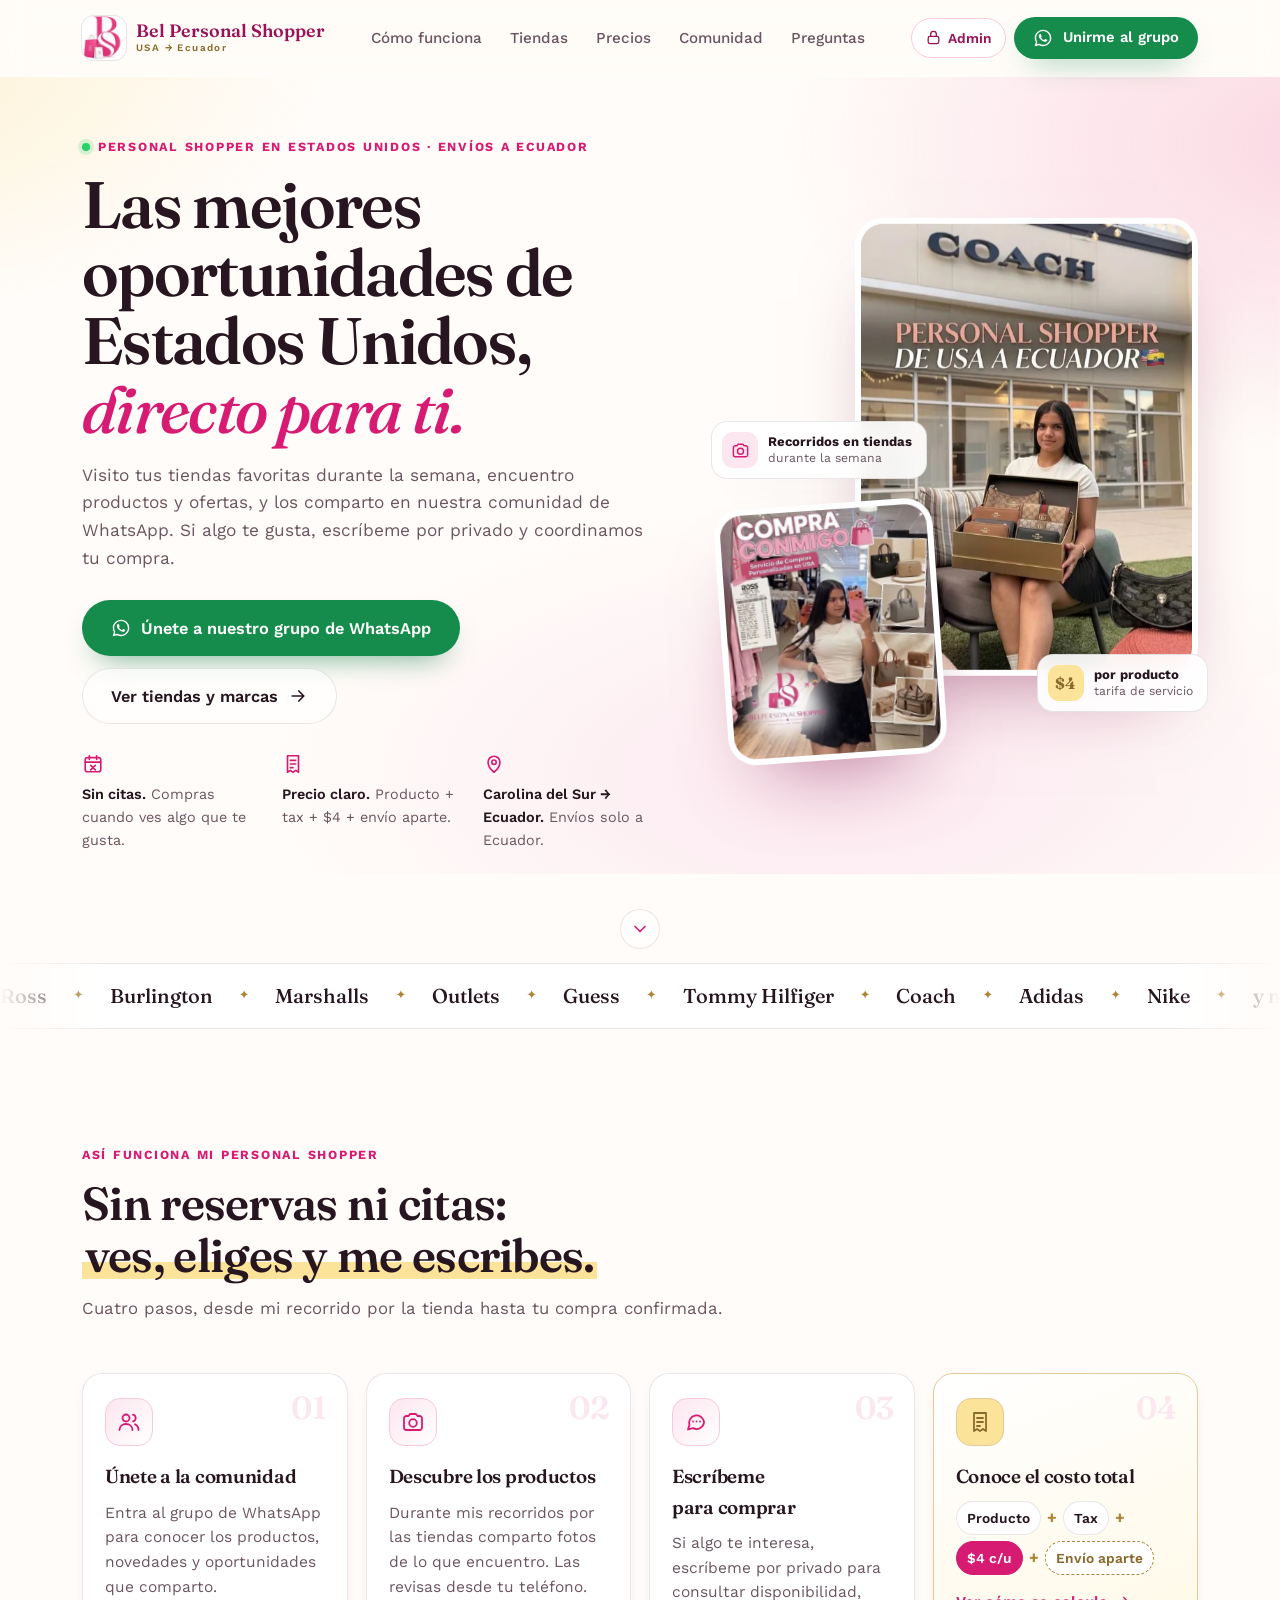
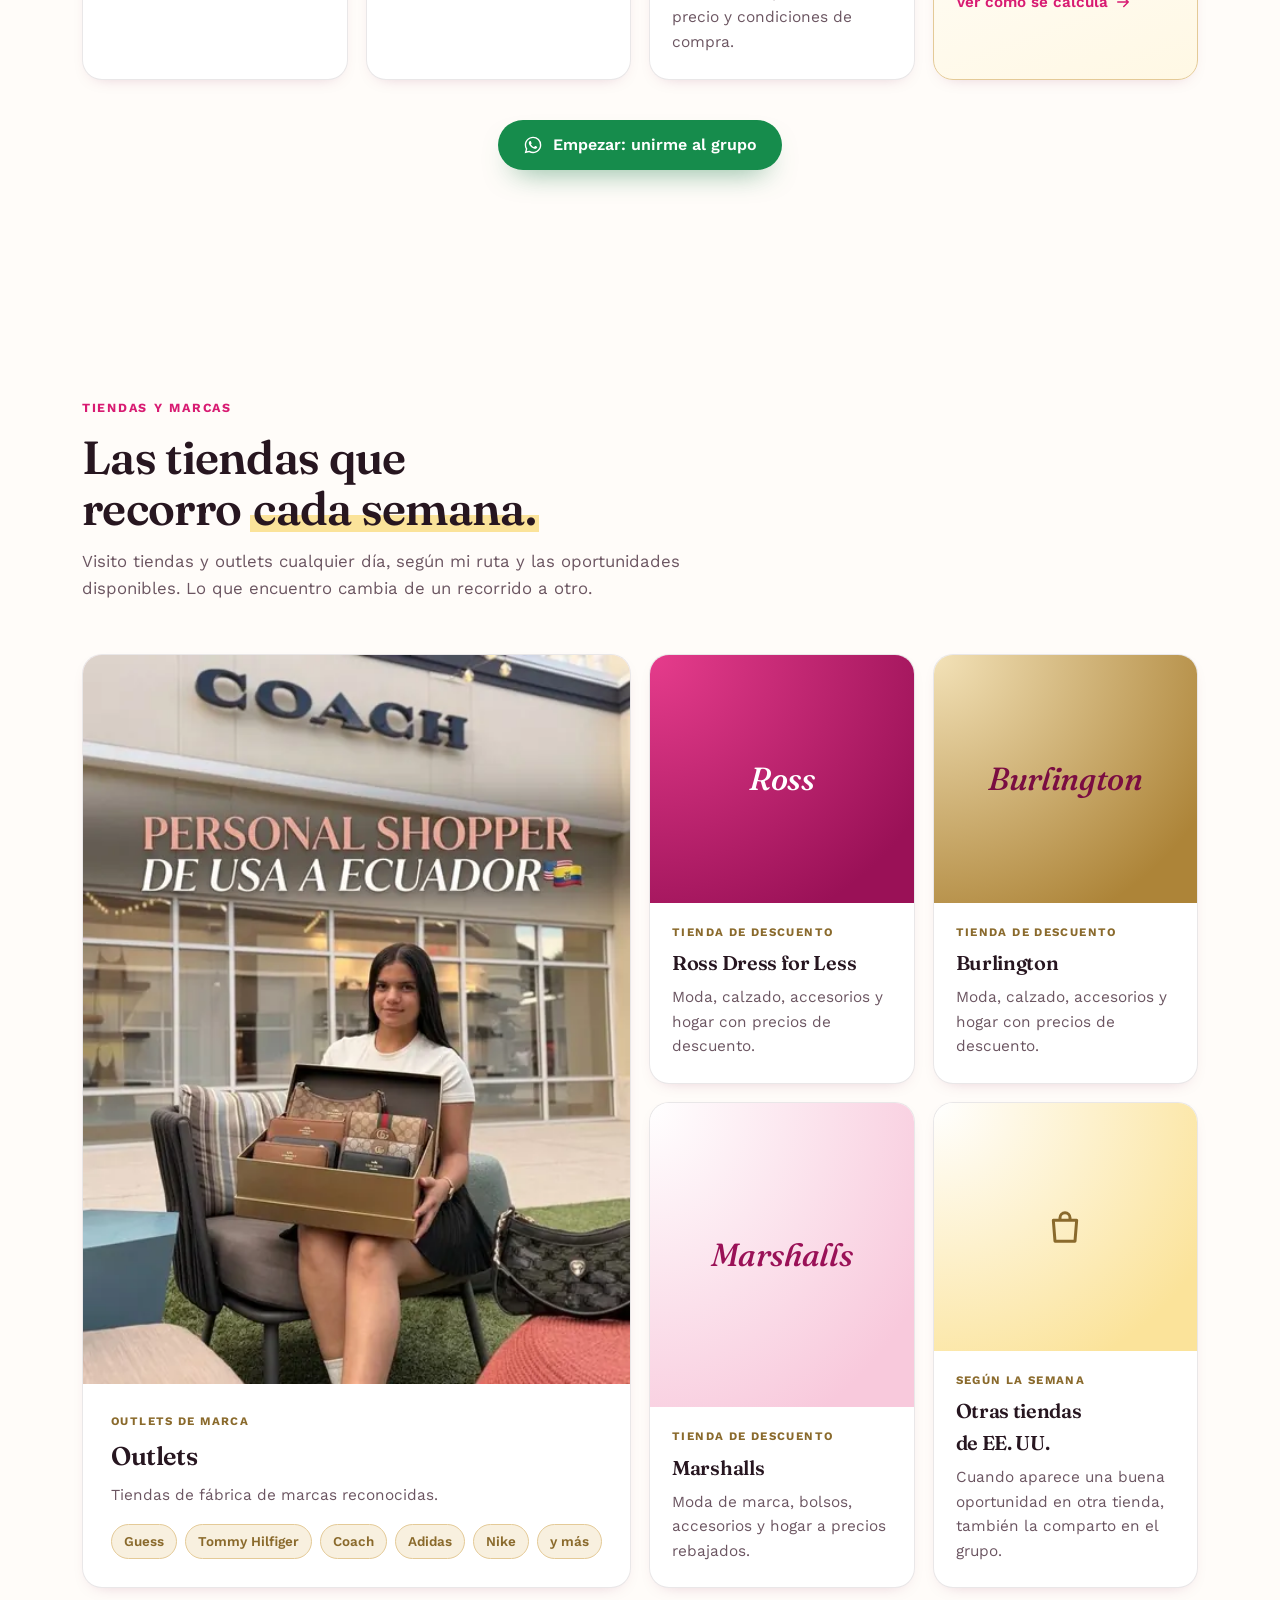
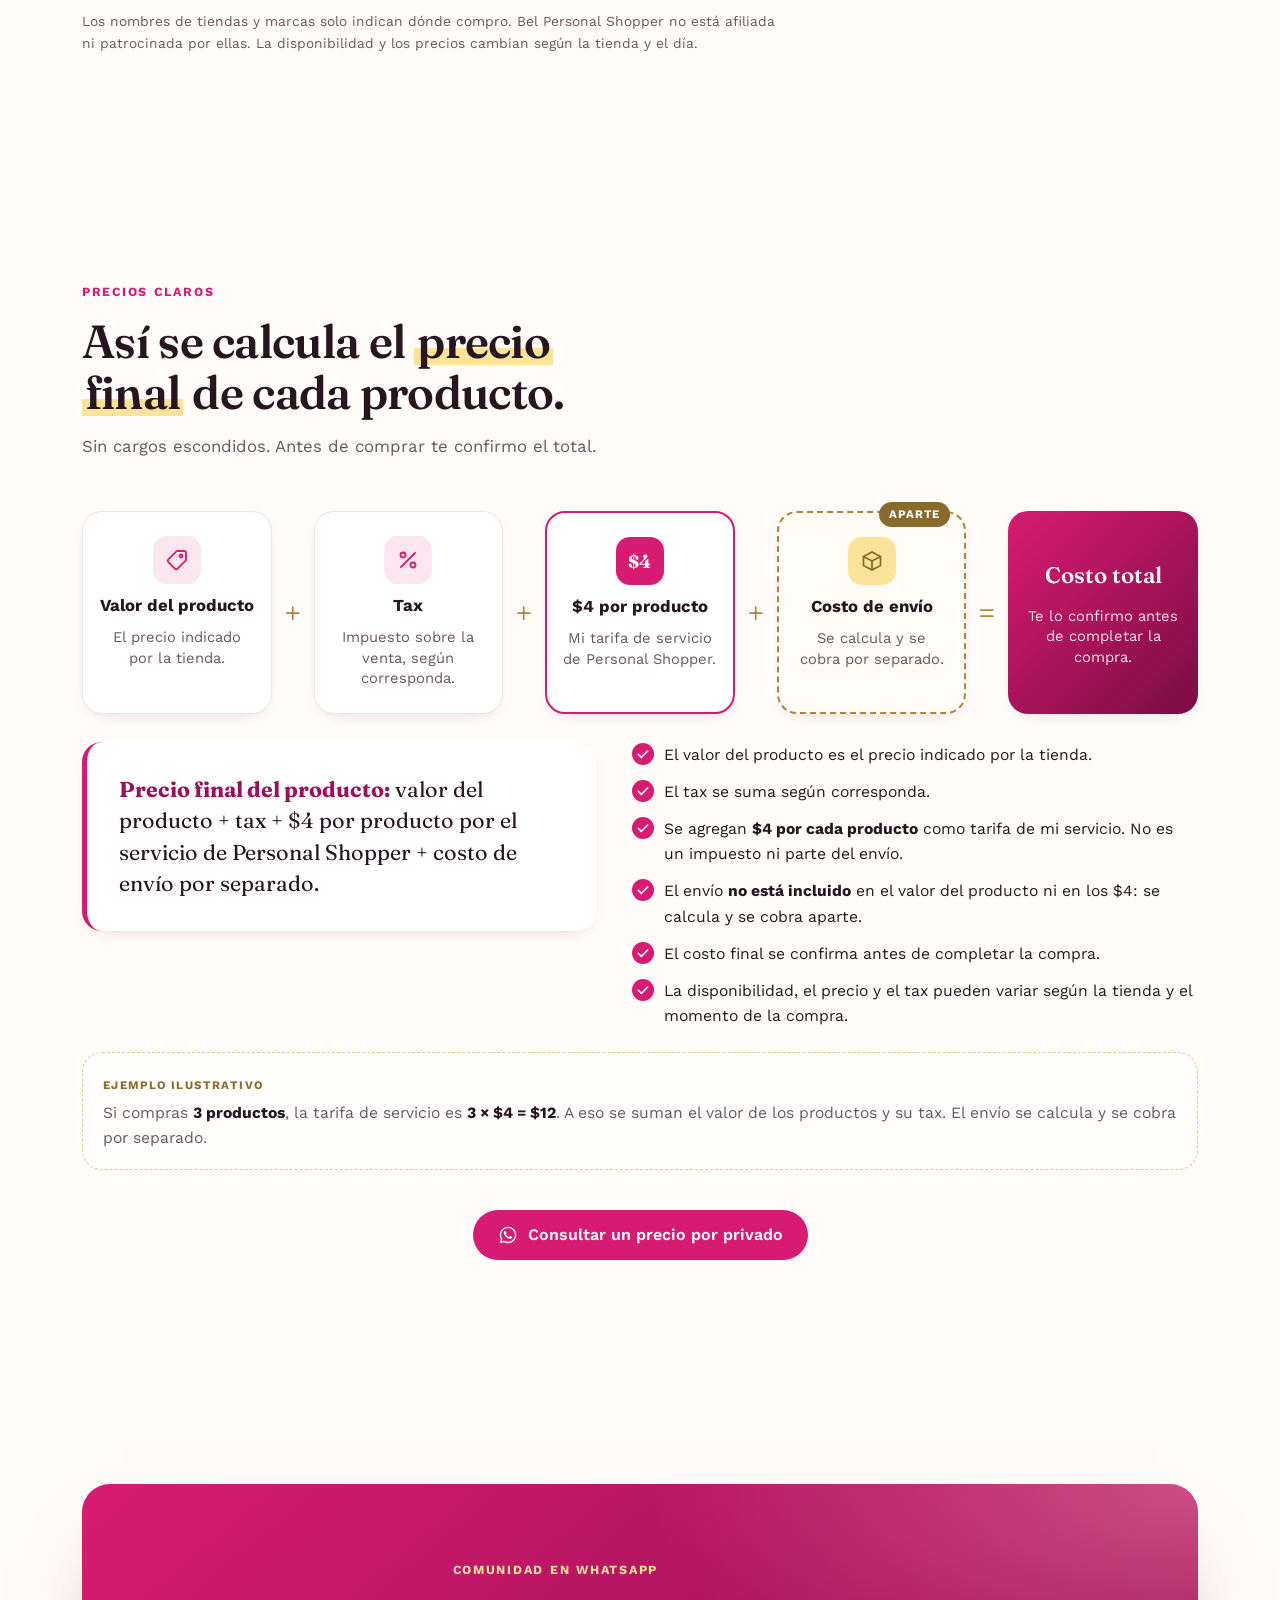
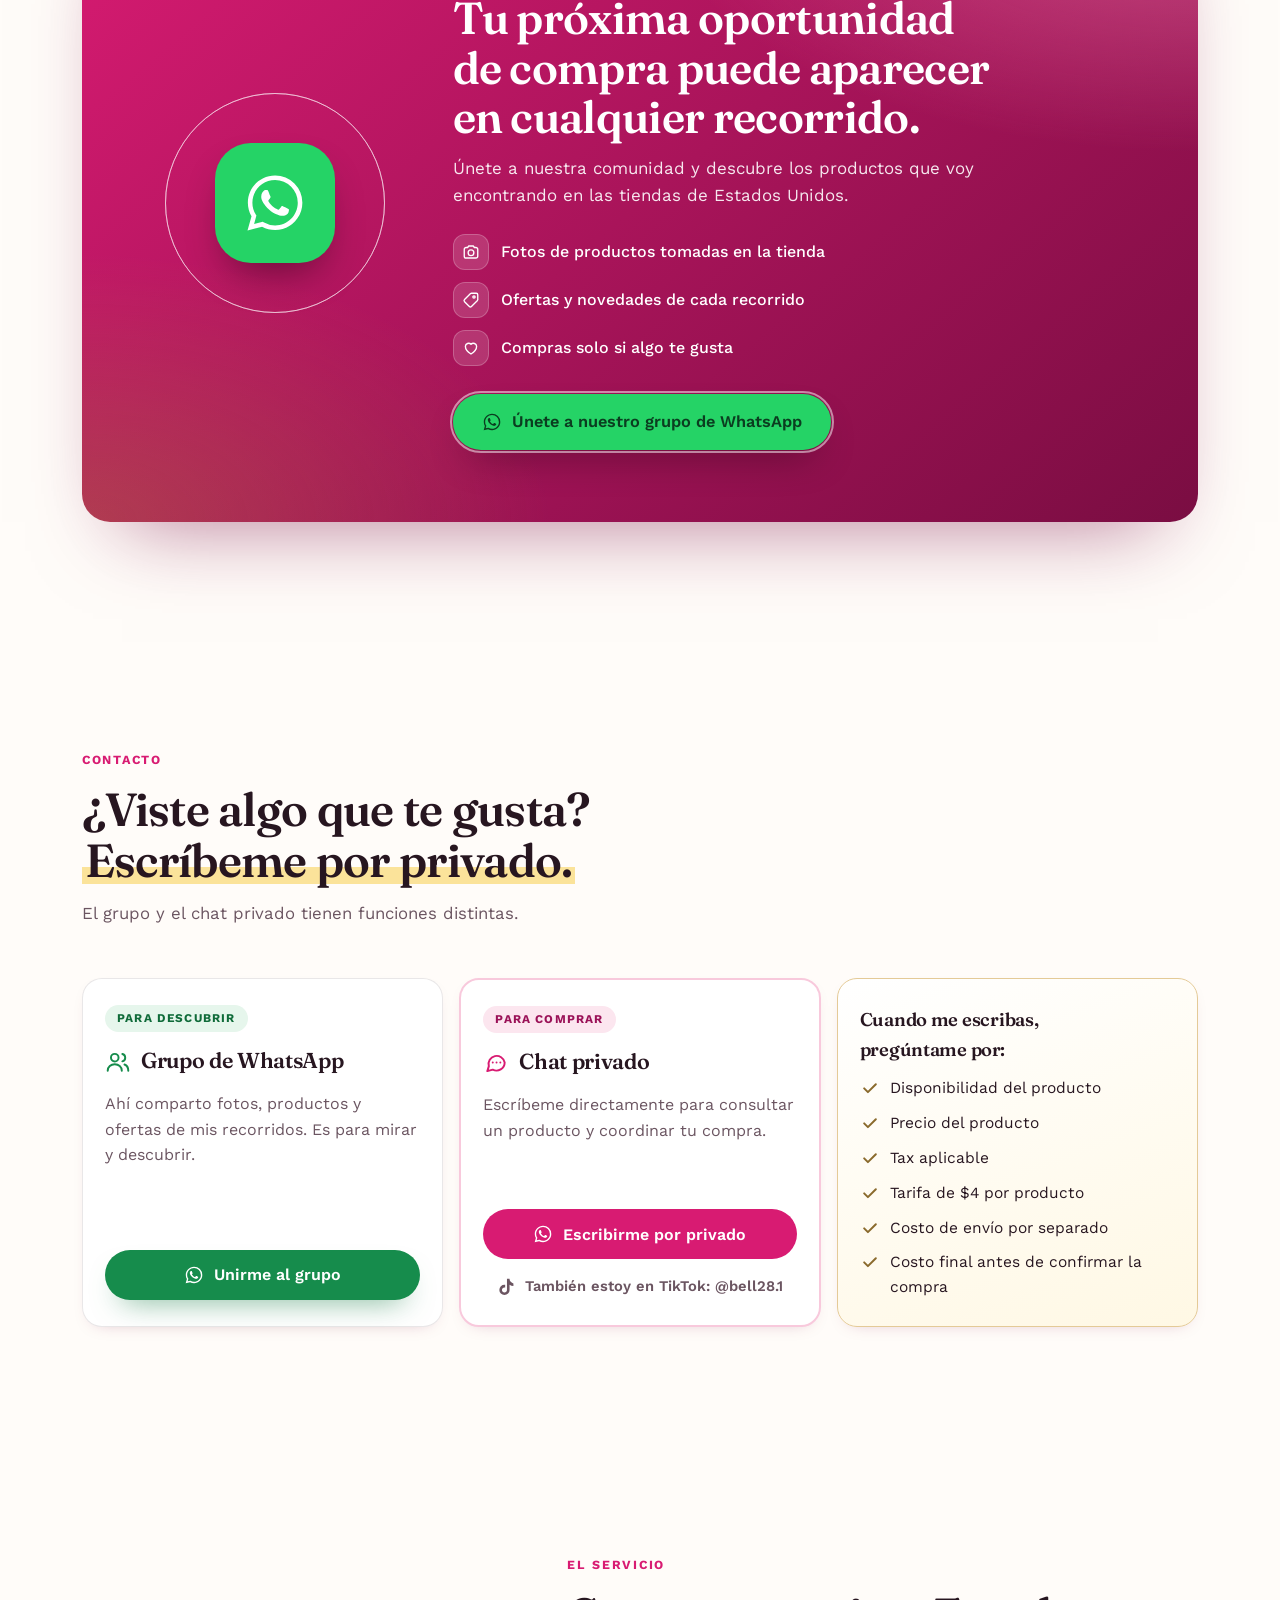
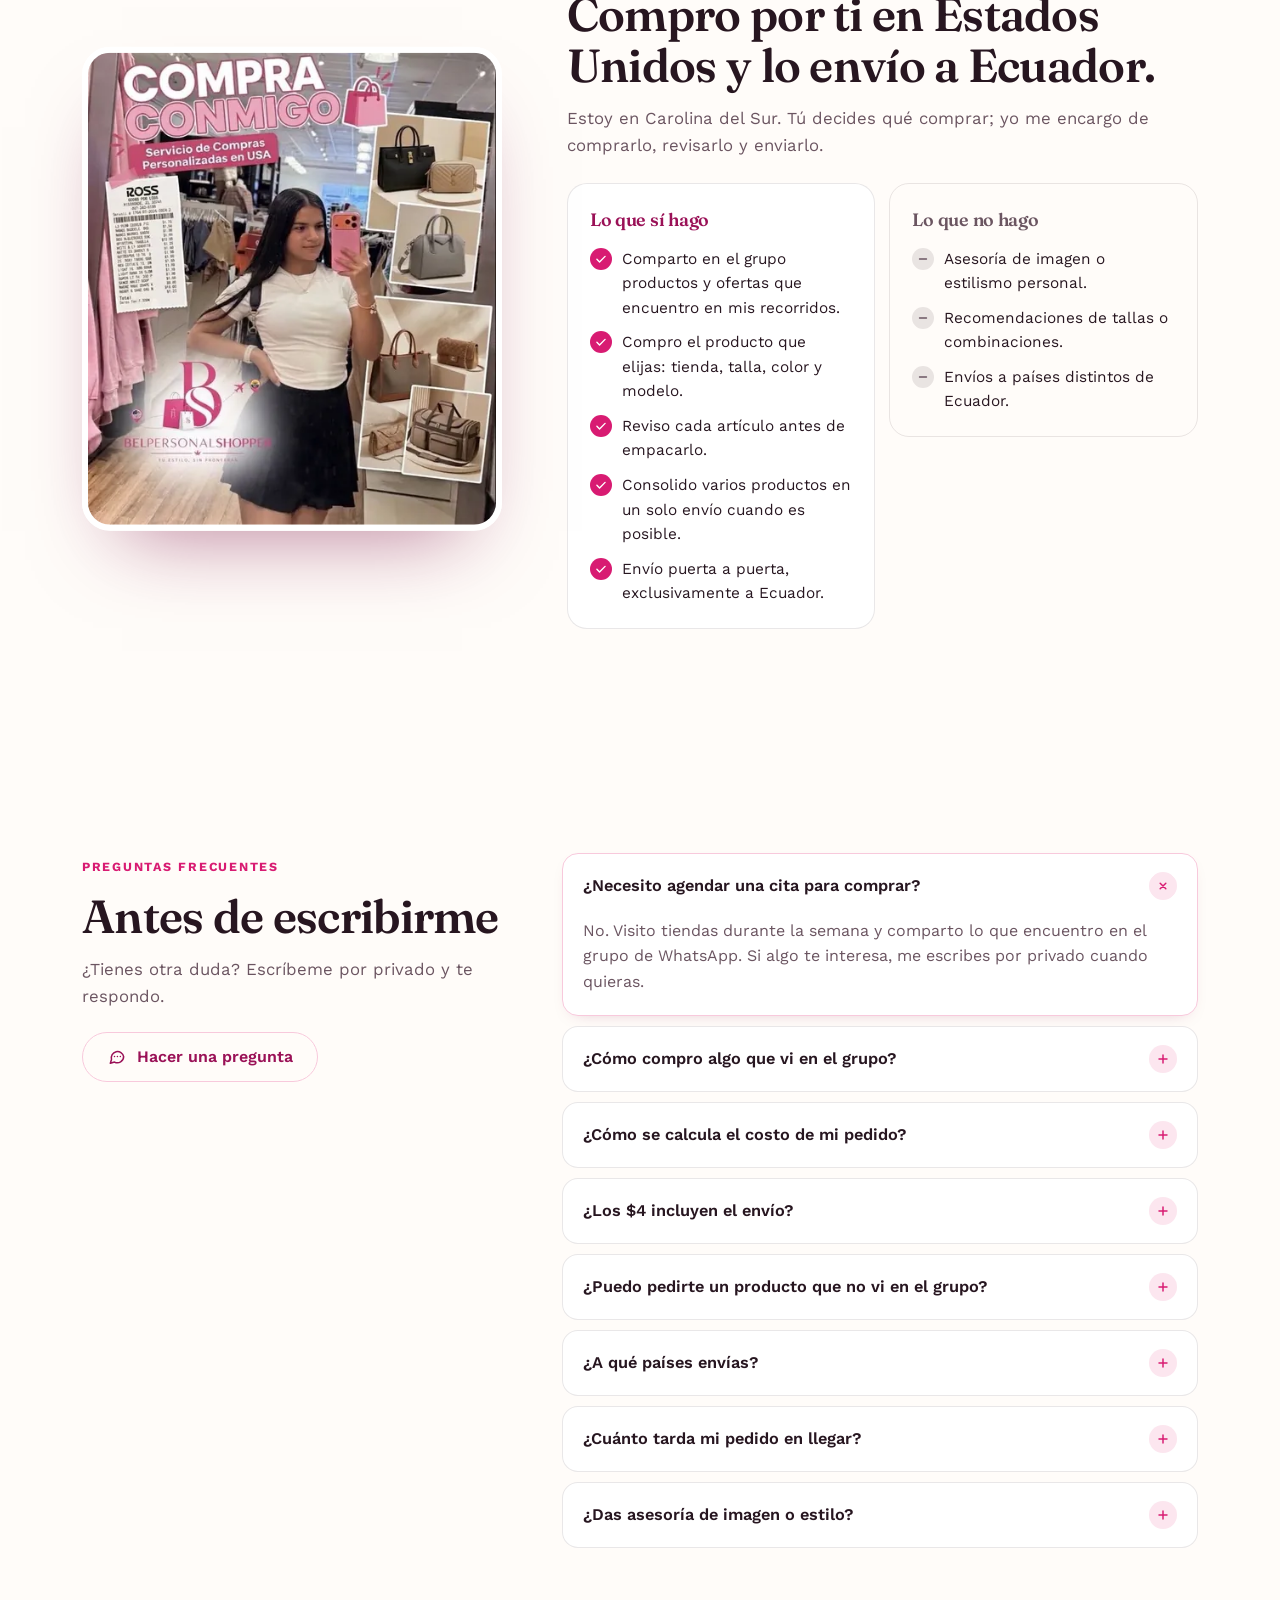
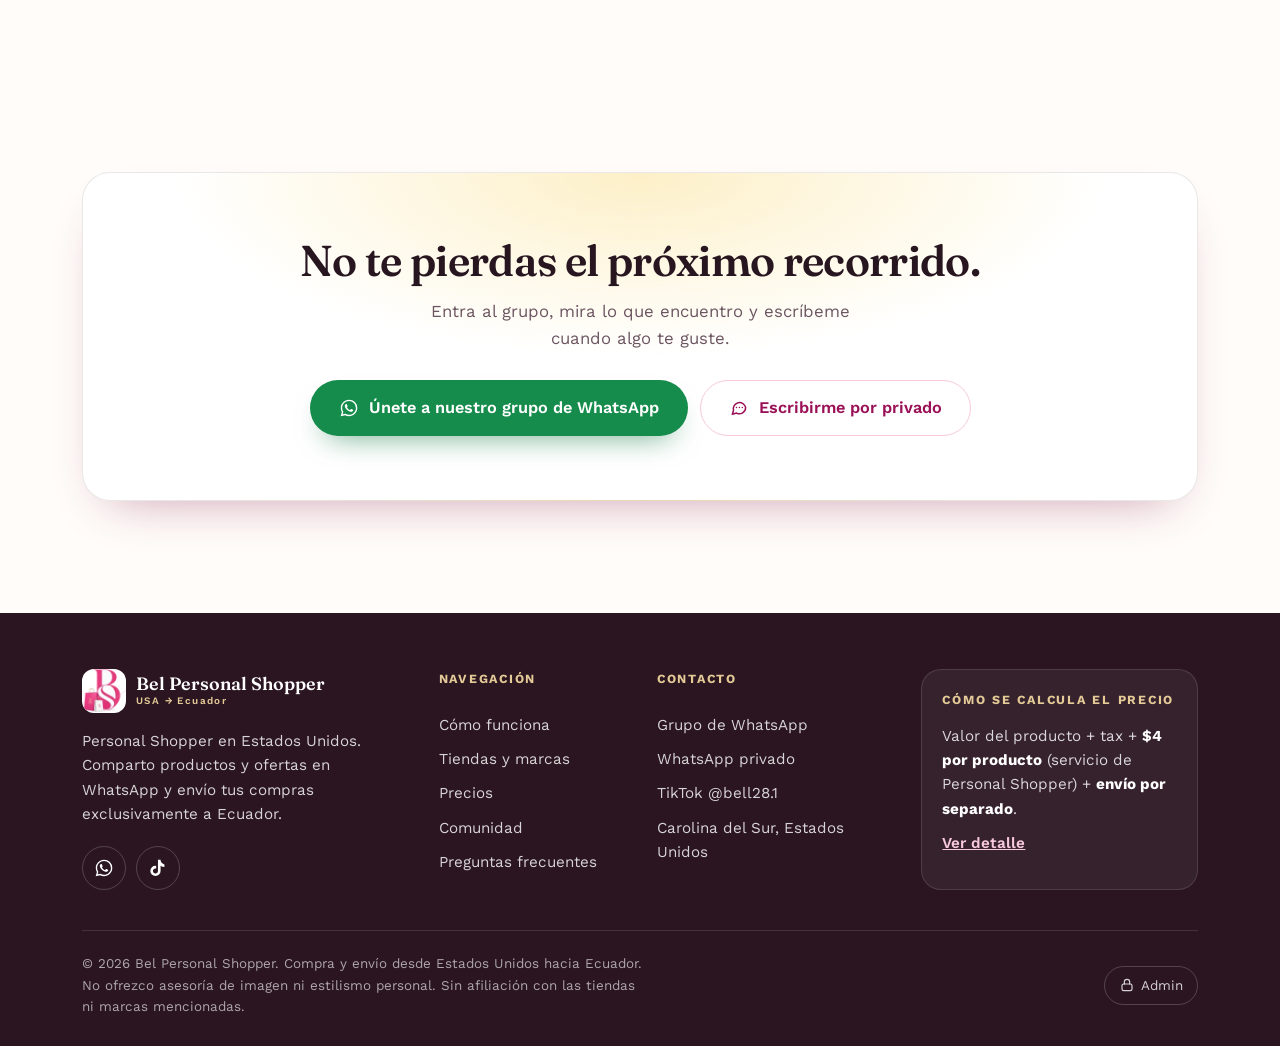
<file: index.html>
<!DOCTYPE html>
<html lang="es">
<head>
<meta charset="UTF-8">
<meta name="viewport" content="width=device-width, initial-scale=1.0, viewport-fit=cover">
<title>Bel Personal Shopper · Compras en Estados Unidos con envío a Ecuador</title>
<meta name="description" content="Visito Ross, Burlington, Marshalls y outlets en Estados Unidos, comparto productos y ofertas en mi grupo de WhatsApp y te envío tu compra a Ecuador. Precio claro: producto + tax + $4 por producto + envío aparte.">
<link rel="canonical" href="https://belpersonalshopper.com/">
<meta name="theme-color" content="#FFFCF9">
<meta name="color-scheme" content="light">

<meta property="og:type" content="website">
<meta property="og:locale" content="es_EC">
<meta property="og:site_name" content="Bel Personal Shopper">
<meta property="og:url" content="https://belpersonalshopper.com/">
<meta property="og:title" content="Bel Personal Shopper · Las mejores oportunidades de Estados Unidos, directo para ti">
<meta property="og:description" content="Comparto en WhatsApp los productos y ofertas que encuentro en tiendas de Estados Unidos. Si algo te gusta, me escribes por privado y coordinamos tu compra con envío a Ecuador.">
<meta property="og:image" content="https://belpersonalshopper.com/assets/landing/bel-outlet-coach-760.jpg">
<meta name="twitter:card" content="summary_large_image">

<link rel="icon" type="image/png" href="assets/icono-bel-64.png">
<link rel="apple-touch-icon" href="assets/icono-bel-180.png">

<link rel="preconnect" href="https://fonts.googleapis.com">
<link rel="preconnect" href="https://fonts.gstatic.com" crossorigin>
<link href="https://fonts.googleapis.com/css2?family=Fraunces:ital,opsz,wght@0,9..144,500;0,9..144,600;1,9..144,500&family=Work+Sans:wght@400;500;600;700&display=swap" rel="stylesheet">
<link rel="preload" as="image" href="assets/landing/bel-outlet-coach-480.webp" imagesrcset="assets/landing/bel-outlet-coach-480.webp 480w, assets/landing/bel-outlet-coach-760.webp 760w" imagesizes="(min-width: 960px) 380px, 70vw" type="image/webp">
<link rel="stylesheet" href="assets/landing/landing.css">
<script>document.documentElement.className += ' js';</script>
<script type="application/ld+json">
{
  "@context": "https://schema.org",
  "@type": "Organization",
  "name": "Bel Personal Shopper",
  "url": "https://belpersonalshopper.com/",
  "logo": "https://belpersonalshopper.com/assets/logo-bel.png",
  "description": "Personal Shopper en Estados Unidos con envíos exclusivos a Ecuador.",
  "areaServed": "EC",
  "sameAs": ["https://www.tiktok.com/@bell28.1"]
}
</script>
</head>
<body>

<!-- Iconos reutilizables -->
<svg width="0" height="0" style="position:absolute" aria-hidden="true" focusable="false">
  <symbol id="i-wa" viewBox="0 0 24 24"><path fill="currentColor" d="M12.04 2C6.57 2 2.13 6.43 2.13 11.9c0 1.75.46 3.45 1.33 4.95L2 22l5.29-1.39a9.9 9.9 0 0 0 4.75 1.21h.01c5.46 0 9.9-4.43 9.9-9.9A9.9 9.9 0 0 0 12.04 2Zm0 18.15h-.01a8.2 8.2 0 0 1-4.19-1.15l-.3-.18-3.14.82.84-3.06-.2-.31a8.2 8.2 0 0 1-1.26-4.37c0-4.54 3.7-8.24 8.26-8.24a8.24 8.24 0 0 1 8.24 8.25c0 4.55-3.7 8.24-8.24 8.24Zm4.52-6.17c-.25-.12-1.47-.72-1.69-.81-.23-.08-.39-.12-.56.13-.16.25-.64.81-.79.97-.14.17-.29.19-.54.06-.25-.12-1.05-.39-1.99-1.23-.74-.66-1.23-1.47-1.38-1.72-.14-.25-.01-.38.11-.51.11-.11.25-.29.37-.43.13-.15.17-.25.25-.42.08-.16.04-.31-.02-.43-.06-.13-.56-1.35-.76-1.85-.2-.48-.41-.42-.56-.43h-.48a.92.92 0 0 0-.66.31c-.23.25-.87.85-.87 2.07 0 1.22.89 2.4 1.01 2.56.13.17 1.75 2.67 4.24 3.74.59.26 1.05.41 1.41.52.6.19 1.14.16 1.56.1.48-.07 1.47-.6 1.68-1.18.21-.58.21-1.08.14-1.18-.06-.11-.22-.17-.47-.29Z"/></symbol>
  <symbol id="i-tiktok" viewBox="0 0 24 24"><path fill="currentColor" d="M16.6 5.82c-1-1-1.55-2.32-1.55-3.7h-3.1v13.44c0 1.66-1.35 3-3 3s-3-1.34-3-3 1.35-3 3-3c.3 0 .59.05.87.13V9.4a6.13 6.13 0 0 0-.87-.06 6.13 6.13 0 1 0 6.13 6.13V9.28a7.9 7.9 0 0 0 4.62 1.48V7.65a4.85 4.85 0 0 1-3.1-1.83z"/></symbol>
  <symbol id="i-lock" viewBox="0 0 24 24"><g fill="none" stroke="currentColor" stroke-width="1.8" stroke-linecap="round" stroke-linejoin="round"><rect x="4.5" y="10.5" width="15" height="10" rx="2.5"/><path d="M8 10.5V7.5a4 4 0 0 1 8 0v3"/></g></symbol>
  <symbol id="i-arrow" viewBox="0 0 24 24"><path fill="none" stroke="currentColor" stroke-width="2" stroke-linecap="round" stroke-linejoin="round" d="M5 12h14M13 6l6 6-6 6"/></symbol>
  <symbol id="i-down" viewBox="0 0 24 24"><path fill="none" stroke="currentColor" stroke-width="2" stroke-linecap="round" stroke-linejoin="round" d="M6 9l6 6 6-6"/></symbol>
  <symbol id="i-check" viewBox="0 0 24 24"><path fill="none" stroke="currentColor" stroke-width="2.4" stroke-linecap="round" stroke-linejoin="round" d="M5 12.5l4.5 4.5L19 7.5"/></symbol>
  <symbol id="i-minus" viewBox="0 0 24 24"><path fill="none" stroke="currentColor" stroke-width="2.4" stroke-linecap="round" d="M6 12h12"/></symbol>
  <symbol id="i-users" viewBox="0 0 24 24"><g fill="none" stroke="currentColor" stroke-width="1.8" stroke-linecap="round" stroke-linejoin="round"><circle cx="9" cy="8" r="3.5"/><path d="M2.5 20c0-3.6 2.9-6 6.5-6s6.5 2.4 6.5 6"/><path d="M16 4.6a3.5 3.5 0 0 1 0 6.8M18 14.3c2.1.8 3.5 2.9 3.5 5.7"/></g></symbol>
  <symbol id="i-camera" viewBox="0 0 24 24"><g fill="none" stroke="currentColor" stroke-width="1.8" stroke-linecap="round" stroke-linejoin="round"><path d="M3 8.5A2.5 2.5 0 0 1 5.5 6h2l1.5-2h6l1.5 2h2A2.5 2.5 0 0 1 21 8.5v9a2.5 2.5 0 0 1-2.5 2.5h-13A2.5 2.5 0 0 1 3 17.5Z"/><circle cx="12" cy="13" r="3.8"/></g></symbol>
  <symbol id="i-chat" viewBox="0 0 24 24"><g fill="none" stroke="currentColor" stroke-width="1.8" stroke-linecap="round" stroke-linejoin="round"><path d="M20 11.5a7.5 7.5 0 0 1-11 6.6L4 19.5l1.4-4.6A7.5 7.5 0 1 1 20 11.5Z"/><path d="M9 11.5h.01M12.5 11.5h.01M16 11.5h.01"/></g></symbol>
  <symbol id="i-receipt" viewBox="0 0 24 24"><g fill="none" stroke="currentColor" stroke-width="1.8" stroke-linecap="round" stroke-linejoin="round"><path d="M6 3h12v18l-3-2-3 2-3-2-3 2Z"/><path d="M9 8h6M9 12h6M9 16h3"/></g></symbol>
  <symbol id="i-tag" viewBox="0 0 24 24"><g fill="none" stroke="currentColor" stroke-width="1.8" stroke-linecap="round" stroke-linejoin="round"><path d="M20.6 12.6l-8 8a2 2 0 0 1-2.8 0l-6.4-6.4a2 2 0 0 1 0-2.8l8-8A2 2 0 0 1 12.8 3H19a2 2 0 0 1 2 2v6.2a2 2 0 0 1-.4 1.4Z"/><circle cx="16" cy="8" r="1.5"/></g></symbol>
  <symbol id="i-percent" viewBox="0 0 24 24"><g fill="none" stroke="currentColor" stroke-width="1.8" stroke-linecap="round"><path d="M19 5L5 19"/><circle cx="7" cy="7" r="2.5"/><circle cx="17" cy="17" r="2.5"/></g></symbol>
  <symbol id="i-heart" viewBox="0 0 24 24"><path fill="none" stroke="currentColor" stroke-width="1.8" stroke-linejoin="round" d="M12 20s-7.5-4.4-7.5-10.2A4.3 4.3 0 0 1 12 7.2a4.3 4.3 0 0 1 7.5 2.6C19.5 15.6 12 20 12 20Z"/></symbol>
  <symbol id="i-box" viewBox="0 0 24 24"><g fill="none" stroke="currentColor" stroke-width="1.8" stroke-linejoin="round"><path d="M3.5 7.5L12 3l8.5 4.5v9L12 21l-8.5-4.5Z"/><path d="M3.5 7.5L12 12l8.5-4.5M12 12v9"/></g></symbol>
  <symbol id="i-bag" viewBox="0 0 24 24"><g fill="none" stroke="currentColor" stroke-width="1.8" stroke-linejoin="round"><path d="M5 8h14l-1 12.5H6Z"/><path d="M9 8V6.5a3 3 0 0 1 6 0V8"/></g></symbol>
  <symbol id="i-pin" viewBox="0 0 24 24"><g fill="none" stroke="currentColor" stroke-width="1.8" stroke-linejoin="round"><path d="M12 21s-6.5-5.6-6.5-11a6.5 6.5 0 0 1 13 0c0 5.4-6.5 11-6.5 11Z"/><circle cx="12" cy="10" r="2.4"/></g></symbol>
  <symbol id="i-calendar-off" viewBox="0 0 24 24"><g fill="none" stroke="currentColor" stroke-width="1.8" stroke-linecap="round" stroke-linejoin="round"><rect x="3.5" y="5" width="17" height="15.5" rx="2.5"/><path d="M3.5 10h17M8 3v4M16 3v4M9.5 13.5l5 5M14.5 13.5l-5 5"/></g></symbol>
</svg>

<a class="skip" href="#contenido">Saltar al contenido</a>
<div class="progress" id="progress" aria-hidden="true"></div>

<header class="site-header" id="header">
  <div class="wrap header-in">
    <a class="brand" href="#inicio" aria-label="Bel Personal Shopper, ir al inicio">
      <picture>
        <source srcset="assets/landing/logo-bel-96.webp" type="image/webp">
        <img src="assets/logo-bel.png" width="44" height="44" alt="">
      </picture>
      <span class="brand-text">Bel Personal Shopper<small>USA <span aria-hidden="true">→</span><span class="sr-only">a</span> Ecuador</small></span>
    </a>

    <nav class="nav" id="nav" aria-label="Principal">
      <a href="#como-funciona" data-nav>Cómo funciona</a>
      <a href="#tiendas" data-nav>Tiendas</a>
      <a href="#precios" data-nav>Precios</a>
      <a href="#comunidad" data-nav>Comunidad</a>
      <a href="#preguntas" data-nav>Preguntas</a>
      <div class="nav-mobile-ctas">
        <a class="btn btn-wa btn-block" href="https://chat.whatsapp.com/CBB9019T57D7j52NtN0HKc?s=cl&amp;p=i&amp;ilr=4&amp;iam=0" target="_blank" rel="noopener" data-track="whatsapp_group" data-track-location="menu">
          <svg class="ic" aria-hidden="true"><use href="#i-wa"/></svg> Únete al grupo de WhatsApp
        </a>
        <a class="btn btn-outline btn-block" href="https://wa.me/message/KY6PGCOTTDJLI1" target="_blank" rel="noopener" data-track="whatsapp_private" data-track-location="menu">
          <svg class="ic" aria-hidden="true"><use href="#i-chat"/></svg> Escribirme por privado
        </a>
      </div>
    </nav>

    <div class="header-actions">
      <a class="btn-admin" href="admin/" data-track="admin" data-track-location="header" aria-label="Panel de administración">
        <svg class="ic" aria-hidden="true"><use href="#i-lock"/></svg><span>Admin</span>
      </a>
      <a class="btn btn-wa btn-sm header-cta" href="https://chat.whatsapp.com/CBB9019T57D7j52NtN0HKc?s=cl&amp;p=i&amp;ilr=4&amp;iam=0" target="_blank" rel="noopener" data-track="whatsapp_group" data-track-location="header">
        <svg class="ic" aria-hidden="true"><use href="#i-wa"/></svg> Unirme al grupo
      </a>
      <button class="burger" id="burger" type="button" aria-expanded="false" aria-controls="nav" aria-label="Abrir menú">
        <span></span><span></span><span></span>
      </button>
    </div>
  </div>
</header>

<div class="iab-bar" id="iab-bar" hidden>
  <p><strong>Estás dentro de <span id="iab-name">TikTok</span>.</strong> Para unirte al grupo, abre esta página en tu navegador: toca <b>⋯</b> y elige <b>“Abrir en el navegador”</b>.</p>
  <button type="button" class="iab-copy" data-copy="https://belpersonalshopper.com/">Copiar enlace de la página</button>
</div>

<main id="contenido">

  <!-- PORTADA -->
  <section class="hero" id="inicio" data-tone="cream">
    <div class="hero-glow" aria-hidden="true"></div>
    <div class="wrap hero-in">
      <div class="hero-copy">
        <p class="eyebrow hero-anim" style="--d:0"><span class="dot" aria-hidden="true"></span> Personal Shopper en Estados Unidos · Envíos a Ecuador</p>
        <h1 class="hero-anim" style="--d:1">Las mejores oportunidades de Estados Unidos, <em>directo para ti.</em></h1>
        <p class="lead hero-anim" style="--d:2">Visito tus tiendas favoritas durante la semana, encuentro productos y ofertas, y los comparto en nuestra comunidad de WhatsApp. Si algo te gusta, escríbeme por privado y coordinamos tu compra.</p>
        <div class="cta-row hero-anim" style="--d:3">
          <a class="btn btn-wa btn-lg" href="https://chat.whatsapp.com/CBB9019T57D7j52NtN0HKc?s=cl&amp;p=i&amp;ilr=4&amp;iam=0" target="_blank" rel="noopener" data-track="whatsapp_group" data-track-location="hero">
            <svg class="ic" aria-hidden="true"><use href="#i-wa"/></svg> Únete a nuestro grupo de WhatsApp
          </a>
          <a class="btn btn-ghost btn-lg" href="#tiendas" data-track="ver_tiendas" data-track-location="hero">
            Ver tiendas y marcas <svg class="ic" aria-hidden="true"><use href="#i-arrow"/></svg>
          </a>
        </div>
        <ul class="hero-points hero-anim" style="--d:4">
          <li><svg class="ic" aria-hidden="true"><use href="#i-calendar-off"/></svg><span><strong>Sin citas.</strong> Compras cuando ves algo que te gusta.</span></li>
          <li><svg class="ic" aria-hidden="true"><use href="#i-receipt"/></svg><span><strong>Precio claro.</strong> Producto + tax + $4 + envío aparte.</span></li>
          <li><svg class="ic" aria-hidden="true"><use href="#i-pin"/></svg><span><strong>Carolina del Sur → Ecuador.</strong> Envíos solo a Ecuador.</span></li>
        </ul>
      </div>

      <div class="hero-visual" aria-label="Fotos de Bel en tiendas de Estados Unidos">
        <figure class="photo photo-main hero-anim" style="--d:1" data-parallax="0.06">
          <picture>
            <source type="image/webp" srcset="assets/landing/bel-outlet-coach-480.webp 480w, assets/landing/bel-outlet-coach-760.webp 760w" sizes="(min-width: 960px) 380px, 70vw">
            <img src="assets/landing/bel-outlet-coach-760.jpg" srcset="assets/landing/bel-outlet-coach-480.jpg 480w, assets/landing/bel-outlet-coach-760.jpg 760w" sizes="(min-width: 960px) 380px, 70vw" width="760" height="1013" alt="Bel en un outlet de Coach con una caja de carteras y billeteras" fetchpriority="high">
          </picture>
        </figure>
        <figure class="photo photo-second hero-anim" style="--d:2" data-parallax="-0.04">
          <picture>
            <source type="image/webp" srcset="assets/landing/bel-compra-ross-480.webp" >
            <img src="assets/landing/bel-compra-ross-480.jpg" width="480" height="556" alt="Bel comprando en Ross" loading="lazy">
          </picture>
        </figure>
        <div class="float-tag tag-a hero-anim" style="--d:3">
          <span class="tag-ic"><svg class="ic" aria-hidden="true"><use href="#i-camera"/></svg></span>
          <span><strong>Recorridos en tiendas</strong><small>durante la semana</small></span>
        </div>
        <div class="float-tag tag-b hero-anim" style="--d:4">
          <span class="tag-ic tag-gold">$4</span>
          <span><strong>por producto</strong><small>tarifa de servicio</small></span>
        </div>
      </div>
    </div>
    <a class="scroll-cue" href="#como-funciona" aria-label="Seguir bajando a Cómo funciona">
      <svg class="ic" aria-hidden="true"><use href="#i-down"/></svg>
    </a>
  </section>

  <!-- CINTA DE TIENDAS Y MARCAS -->
  <div class="ticker" aria-label="Tiendas y marcas: Ross, Burlington, Marshalls, outlets, Guess, Tommy Hilfiger, Coach, Adidas, Nike y más">
    <div class="ticker-track" aria-hidden="true">
      <span>Ross</span><i>✦</i><span>Burlington</span><i>✦</i><span>Marshalls</span><i>✦</i><span>Outlets</span><i>✦</i><span>Guess</span><i>✦</i><span>Tommy Hilfiger</span><i>✦</i><span>Coach</span><i>✦</i><span>Adidas</span><i>✦</i><span>Nike</span><i>✦</i><span>y más</span><i>✦</i>
      <span>Ross</span><i>✦</i><span>Burlington</span><i>✦</i><span>Marshalls</span><i>✦</i><span>Outlets</span><i>✦</i><span>Guess</span><i>✦</i><span>Tommy Hilfiger</span><i>✦</i><span>Coach</span><i>✦</i><span>Adidas</span><i>✦</i><span>Nike</span><i>✦</i><span>y más</span><i>✦</i>
    </div>
  </div>

  <!-- ASÍ FUNCIONA -->
  <section class="section" id="como-funciona" data-tone="blush">
    <div class="wrap">
      <div class="section-head reveal">
        <p class="eyebrow">Así funciona mi Personal Shopper</p>
        <h2>Sin reservas ni citas: <span class="hl">ves, eliges y me escribes.</span></h2>
        <p>Cuatro pasos, desde mi recorrido por la tienda hasta tu compra confirmada.</p>
      </div>

      <ol class="steps">
        <li class="step reveal" style="--d:0">
          <span class="step-num">01</span>
          <span class="step-ic"><svg class="ic" aria-hidden="true"><use href="#i-users"/></svg></span>
          <h3>Únete a la comunidad</h3>
          <p>Entra al grupo de WhatsApp para conocer los productos, novedades y oportunidades que comparto.</p>
        </li>
        <li class="step reveal" style="--d:1">
          <span class="step-num">02</span>
          <span class="step-ic"><svg class="ic" aria-hidden="true"><use href="#i-camera"/></svg></span>
          <h3>Descubre los productos</h3>
          <p>Durante mis recorridos por las tiendas comparto fotos de lo que encuentro. Las revisas desde tu teléfono.</p>
        </li>
        <li class="step reveal" style="--d:2">
          <span class="step-num">03</span>
          <span class="step-ic"><svg class="ic" aria-hidden="true"><use href="#i-chat"/></svg></span>
          <h3>Escríbeme para comprar</h3>
          <p>Si algo te interesa, escríbeme por privado para consultar disponibilidad, precio y condiciones de compra.</p>
        </li>
        <li class="step step-price reveal" style="--d:3">
          <span class="step-num">04</span>
          <span class="step-ic"><svg class="ic" aria-hidden="true"><use href="#i-receipt"/></svg></span>
          <h3>Conoce el costo total</h3>
          <div class="mini-formula" aria-label="Valor del producto más tax más 4 dólares por producto más costo de envío por separado">
            <span>Producto</span><b>+</b><span>Tax</span><b>+</b><span class="accent">$4 c/u</span><b>+</b><span class="apart">Envío aparte</span>
          </div>
          <a class="link-arrow" href="#precios">Ver cómo se calcula <svg class="ic" aria-hidden="true"><use href="#i-arrow"/></svg></a>
        </li>
      </ol>

      <div class="center reveal">
        <a class="btn btn-wa" href="https://chat.whatsapp.com/CBB9019T57D7j52NtN0HKc?s=cl&amp;p=i&amp;ilr=4&amp;iam=0" target="_blank" rel="noopener" data-track="whatsapp_group" data-track-location="como_funciona">
          <svg class="ic" aria-hidden="true"><use href="#i-wa"/></svg> Empezar: unirme al grupo
        </a>
      </div>
    </div>
  </section>

  <!-- TIENDAS Y MARCAS -->
  <section class="section" id="tiendas" data-tone="cream">
    <div class="wrap">
      <div class="section-head reveal">
        <p class="eyebrow">Tiendas y marcas</p>
        <h2>Las tiendas que recorro <span class="hl">cada semana.</span></h2>
        <p>Visito tiendas y outlets cualquier día, según mi ruta y las oportunidades disponibles. Lo que encuentro cambia de un recorrido a otro.</p>
      </div>

      <div class="stores">
        <article class="store store-outlet reveal" style="--d:0">
          <div class="store-media">
            <picture>
              <source type="image/webp" srcset="assets/landing/bel-outlet-coach-480.webp">
              <img src="assets/landing/bel-outlet-coach-480.jpg" width="480" height="640" alt="Compra en un outlet de Coach" loading="lazy">
            </picture>
          </div>
          <div class="store-body">
            <span class="store-type">Outlets de marca</span>
            <h3>Outlets</h3>
            <p>Tiendas de fábrica de marcas reconocidas.</p>
            <ul class="chips" aria-label="Marcas frecuentes">
              <li>Guess</li><li>Tommy Hilfiger</li><li>Coach</li><li>Adidas</li><li>Nike</li><li>y más</li>
            </ul>
          </div>
        </article>

        <article class="store reveal" style="--d:1">
          <div class="store-mark" aria-hidden="true"><span>Ross</span></div>
          <div class="store-body">
            <span class="store-type">Tienda de descuento</span>
            <h3>Ross Dress for Less</h3>
            <p>Moda, calzado, accesorios y hogar con precios de descuento.</p>
          </div>
        </article>

        <article class="store reveal" style="--d:2">
          <div class="store-mark mark-gold" aria-hidden="true"><span>Burlington</span></div>
          <div class="store-body">
            <span class="store-type">Tienda de descuento</span>
            <h3>Burlington</h3>
            <p>Moda, calzado, accesorios y hogar con precios de descuento.</p>
          </div>
        </article>

        <article class="store reveal" style="--d:3">
          <div class="store-mark mark-blush" aria-hidden="true"><span>Marshalls</span></div>
          <div class="store-body">
            <span class="store-type">Tienda de descuento</span>
            <h3>Marshalls</h3>
            <p>Moda de marca, bolsos, accesorios y hogar a precios rebajados.</p>
          </div>
        </article>

        <article class="store store-more reveal" style="--d:4">
          <div class="store-mark mark-butter" aria-hidden="true"><svg class="ic" aria-hidden="true"><use href="#i-bag"/></svg></div>
          <div class="store-body">
            <span class="store-type">Según la semana</span>
            <h3>Otras tiendas de EE. UU.</h3>
            <p>Cuando aparece una buena oportunidad en otra tienda, también la comparto en el grupo.</p>
          </div>
        </article>
      </div>

      <p class="disclaimer reveal">Los nombres de tiendas y marcas solo indican dónde compro. Bel Personal Shopper no está afiliada ni patrocinada por ellas. La disponibilidad y los precios cambian según la tienda y el día.</p>
    </div>
  </section>

  <!-- PRECIOS Y TRANSPARENCIA -->
  <section class="section" id="precios" data-tone="butter">
    <div class="wrap">
      <div class="section-head reveal">
        <p class="eyebrow">Precios claros</p>
        <h2>Así se calcula el <span class="hl">precio final</span> de cada producto.</h2>
        <p>Sin cargos escondidos. Antes de comprar te confirmo el total.</p>
      </div>

      <div class="formula reveal" role="group" aria-label="Fórmula del precio final">
        <div class="f-item">
          <span class="f-ic"><svg class="ic" aria-hidden="true"><use href="#i-tag"/></svg></span>
          <strong>Valor del producto</strong>
          <small>El precio indicado por la tienda.</small>
        </div>
        <span class="f-op" aria-hidden="true">+</span>
        <div class="f-item">
          <span class="f-ic"><svg class="ic" aria-hidden="true"><use href="#i-percent"/></svg></span>
          <strong>Tax</strong>
          <small>Impuesto sobre la venta, según corresponda.</small>
        </div>
        <span class="f-op" aria-hidden="true">+</span>
        <div class="f-item f-fee">
          <span class="f-ic">$4</span>
          <strong>$4 por producto</strong>
          <small>Mi tarifa de servicio de Personal Shopper.</small>
        </div>
        <span class="f-op" aria-hidden="true">+</span>
        <div class="f-item f-ship">
          <span class="f-badge">Aparte</span>
          <span class="f-ic"><svg class="ic" aria-hidden="true"><use href="#i-box"/></svg></span>
          <strong>Costo de envío</strong>
          <small>Se calcula y se cobra por separado.</small>
        </div>
        <span class="f-op f-eq" aria-hidden="true">=</span>
        <div class="f-item f-total">
          <strong>Costo total</strong>
          <small>Te lo confirmo antes de completar la compra.</small>
        </div>
      </div>

      <div class="price-grid">
        <blockquote class="price-statement reveal">
          <p><strong>Precio final del producto:</strong> valor del producto + tax + $4 por producto por el servicio de Personal Shopper + costo de envío por separado.</p>
        </blockquote>

        <ul class="price-notes reveal" style="--d:1">
          <li><svg class="ic" aria-hidden="true"><use href="#i-check"/></svg><span>El valor del producto es el precio indicado por la tienda.</span></li>
          <li><svg class="ic" aria-hidden="true"><use href="#i-check"/></svg><span>El tax se suma según corresponda.</span></li>
          <li><svg class="ic" aria-hidden="true"><use href="#i-check"/></svg><span>Se agregan <strong>$4 por cada producto</strong> como tarifa de mi servicio. No es un impuesto ni parte del envío.</span></li>
          <li><svg class="ic" aria-hidden="true"><use href="#i-check"/></svg><span>El envío <strong>no está incluido</strong> en el valor del producto ni en los $4: se calcula y se cobra aparte.</span></li>
          <li><svg class="ic" aria-hidden="true"><use href="#i-check"/></svg><span>El costo final se confirma antes de completar la compra.</span></li>
          <li><svg class="ic" aria-hidden="true"><use href="#i-check"/></svg><span>La disponibilidad, el precio y el tax pueden variar según la tienda y el momento de la compra.</span></li>
        </ul>
      </div>

      <div class="example reveal">
        <span class="example-tag">Ejemplo ilustrativo</span>
        <p>Si compras <strong>3 productos</strong>, la tarifa de servicio es <strong>3 × $4 = $12</strong>. A eso se suman el valor de los productos y su tax. El envío se calcula y se cobra por separado.</p>
      </div>

      <div class="center reveal">
        <a class="btn btn-pink" href="https://wa.me/message/KY6PGCOTTDJLI1" target="_blank" rel="noopener" data-track="whatsapp_private" data-track-location="precios">
          <svg class="ic" aria-hidden="true"><use href="#i-wa"/></svg> Consultar un precio por privado
        </a>
      </div>
    </div>
  </section>

  <!-- COMUNIDAD WHATSAPP -->
  <section class="section" id="comunidad" data-tone="blush">
    <div class="wrap">
      <div class="community reveal">
        <div class="community-rings" aria-hidden="true"><span></span><span></span><span></span>
          <div class="community-badge"><svg class="ic" aria-hidden="true"><use href="#i-wa"/></svg></div>
        </div>
        <div class="community-copy">
          <p class="eyebrow eyebrow-light">Comunidad en WhatsApp</p>
          <h2>Tu próxima oportunidad de compra puede aparecer en cualquier recorrido.</h2>
          <p>Únete a nuestra comunidad y descubre los productos que voy encontrando en las tiendas de Estados Unidos.</p>
          <ul class="community-list">
            <li><svg class="ic" aria-hidden="true"><use href="#i-camera"/></svg>Fotos de productos tomadas en la tienda</li>
            <li><svg class="ic" aria-hidden="true"><use href="#i-tag"/></svg>Ofertas y novedades de cada recorrido</li>
            <li><svg class="ic" aria-hidden="true"><use href="#i-heart"/></svg>Compras solo si algo te gusta</li>
          </ul>
          <a class="btn btn-wa btn-lg btn-glow" href="https://chat.whatsapp.com/CBB9019T57D7j52NtN0HKc?s=cl&amp;p=i&amp;ilr=4&amp;iam=0" target="_blank" rel="noopener" data-track="whatsapp_group" data-track-location="comunidad">
            <svg class="ic" aria-hidden="true"><use href="#i-wa"/></svg> Únete a nuestro grupo de WhatsApp
          </a>
        </div>
      </div>
    </div>
  </section>

  <!-- CONTACTO PRIVADO -->
  <section class="section" id="contacto" data-tone="cream">
    <div class="wrap">
      <div class="section-head reveal">
        <p class="eyebrow">Contacto</p>
        <h2>¿Viste algo que te gusta? <span class="hl">Escríbeme por privado.</span></h2>
        <p>El grupo y el chat privado tienen funciones distintas.</p>
      </div>

      <div class="channels">
        <article class="channel reveal" style="--d:0">
          <span class="channel-label">Para descubrir</span>
          <h3><svg class="ic" aria-hidden="true"><use href="#i-users"/></svg> Grupo de WhatsApp</h3>
          <p>Ahí comparto fotos, productos y ofertas de mis recorridos. Es para mirar y descubrir.</p>
          <a class="btn btn-wa btn-block" href="https://chat.whatsapp.com/CBB9019T57D7j52NtN0HKc?s=cl&amp;p=i&amp;ilr=4&amp;iam=0" target="_blank" rel="noopener" data-track="whatsapp_group" data-track-location="contacto">
            <svg class="ic" aria-hidden="true"><use href="#i-wa"/></svg> Unirme al grupo
          </a>
        </article>

        <article class="channel channel-private reveal" style="--d:1">
          <span class="channel-label">Para comprar</span>
          <h3><svg class="ic" aria-hidden="true"><use href="#i-chat"/></svg> Chat privado</h3>
          <p>Escríbeme directamente para consultar un producto y coordinar tu compra.</p>
          <a class="btn btn-pink btn-block" href="https://wa.me/message/KY6PGCOTTDJLI1" target="_blank" rel="noopener" data-track="whatsapp_private" data-track-location="contacto">
            <svg class="ic" aria-hidden="true"><use href="#i-wa"/></svg> Escribirme por privado
          </a>
          <a class="social-link" href="https://www.tiktok.com/@bell28.1?is_from_webapp=1&amp;sender_device=pc" target="_blank" rel="noopener" data-track="tiktok" data-track-location="contacto">
            <svg class="ic" aria-hidden="true"><use href="#i-tiktok"/></svg> También estoy en TikTok: @bell28.1
          </a>
        </article>

        <aside class="ask reveal" style="--d:2" aria-label="Qué consultar por privado">
          <h3>Cuando me escribas, pregúntame por:</h3>
          <ul>
            <li><svg class="ic" aria-hidden="true"><use href="#i-check"/></svg><span>Disponibilidad del producto</span></li>
            <li><svg class="ic" aria-hidden="true"><use href="#i-check"/></svg><span>Precio del producto</span></li>
            <li><svg class="ic" aria-hidden="true"><use href="#i-check"/></svg><span>Tax aplicable</span></li>
            <li><svg class="ic" aria-hidden="true"><use href="#i-check"/></svg><span>Tarifa de $4 por producto</span></li>
            <li><svg class="ic" aria-hidden="true"><use href="#i-check"/></svg><span>Costo de envío por separado</span></li>
            <li><svg class="ic" aria-hidden="true"><use href="#i-check"/></svg><span>Costo final antes de confirmar la compra</span></li>
          </ul>
        </aside>
      </div>
    </div>
  </section>

  <!-- SOBRE EL SERVICIO -->
  <section class="section" id="servicio" data-tone="blush">
    <div class="wrap about">
      <figure class="about-photo reveal" data-parallax="0.04">
        <picture>
          <source type="image/webp" srcset="assets/landing/bel-compra-ross-480.webp 480w, assets/landing/bel-compra-ross-760.webp 760w" sizes="(min-width: 960px) 420px, 90vw">
          <img src="assets/landing/bel-compra-ross-760.jpg" srcset="assets/landing/bel-compra-ross-480.jpg 480w, assets/landing/bel-compra-ross-760.jpg 760w" sizes="(min-width: 960px) 420px, 90vw" width="760" height="881" alt="Bel comprando en Ross, servicio de compras personalizadas en Estados Unidos" loading="lazy">
        </picture>
      </figure>
      <div class="about-copy">
        <div class="section-head reveal">
          <p class="eyebrow">El servicio</p>
          <h2>Compro por ti en Estados Unidos y lo envío a Ecuador.</h2>
          <p>Estoy en Carolina del Sur. Tú decides qué comprar; yo me encargo de comprarlo, revisarlo y enviarlo.</p>
        </div>
        <div class="scope">
          <div class="scope-card reveal" style="--d:0">
            <h3>Lo que sí hago</h3>
            <ul>
              <li><svg class="ic" aria-hidden="true"><use href="#i-check"/></svg><span>Comparto en el grupo productos y ofertas que encuentro en mis recorridos.</span></li>
              <li><svg class="ic" aria-hidden="true"><use href="#i-check"/></svg><span>Compro el producto que elijas: tienda, talla, color y modelo.</span></li>
              <li><svg class="ic" aria-hidden="true"><use href="#i-check"/></svg><span>Reviso cada artículo antes de empacarlo.</span></li>
              <li><svg class="ic" aria-hidden="true"><use href="#i-check"/></svg><span>Consolido varios productos en un solo envío cuando es posible.</span></li>
              <li><svg class="ic" aria-hidden="true"><use href="#i-check"/></svg><span>Envío puerta a puerta, exclusivamente a Ecuador.</span></li>
            </ul>
          </div>
          <div class="scope-card scope-no reveal" style="--d:1">
            <h3>Lo que no hago</h3>
            <ul>
              <li><svg class="ic" aria-hidden="true"><use href="#i-minus"/></svg><span>Asesoría de imagen o estilismo personal.</span></li>
              <li><svg class="ic" aria-hidden="true"><use href="#i-minus"/></svg><span>Recomendaciones de tallas o combinaciones.</span></li>
              <li><svg class="ic" aria-hidden="true"><use href="#i-minus"/></svg><span>Envíos a países distintos de Ecuador.</span></li>
            </ul>
          </div>
        </div>
      </div>
    </div>
  </section>

  <!-- PREGUNTAS FRECUENTES -->
  <section class="section" id="preguntas" data-tone="cream">
    <div class="wrap faq-layout">
      <div class="section-head reveal">
        <p class="eyebrow">Preguntas frecuentes</p>
        <h2>Antes de escribirme</h2>
        <p>¿Tienes otra duda? Escríbeme por privado y te respondo.</p>
        <a class="btn btn-outline" href="https://wa.me/message/KY6PGCOTTDJLI1" target="_blank" rel="noopener" data-track="whatsapp_private" data-track-location="preguntas">
          <svg class="ic" aria-hidden="true"><use href="#i-chat"/></svg> Hacer una pregunta
        </a>
      </div>
      <div class="faq">
        <details class="reveal" open>
          <summary>¿Necesito agendar una cita para comprar?</summary>
          <p>No. Visito tiendas durante la semana y comparto lo que encuentro en el grupo de WhatsApp. Si algo te interesa, me escribes por privado cuando quieras.</p>
        </details>
        <details class="reveal">
          <summary>¿Cómo compro algo que vi en el grupo?</summary>
          <p>Escríbeme por privado con la foto o la descripción del producto. Te confirmo la disponibilidad, el precio, el tax, la tarifa de $4 por producto y el costo de envío antes de comprar.</p>
        </details>
        <details class="reveal">
          <summary>¿Cómo se calcula el costo de mi pedido?</summary>
          <p>Valor del producto + tax + $4 por producto por mi servicio de Personal Shopper + costo de envío por separado. Te confirmo el total antes de completar la compra. <a href="#precios">Ver el detalle</a>.</p>
        </details>
        <details class="reveal">
          <summary>¿Los $4 incluyen el envío?</summary>
          <p>No. Los $4 por producto son la tarifa de mi servicio de Personal Shopper. No son un impuesto ni parte del envío. El envío se calcula y se cobra aparte.</p>
        </details>
        <details class="reveal">
          <summary>¿Puedo pedirte un producto que no vi en el grupo?</summary>
          <p>Sí. Escríbeme por privado con el enlace o la foto del producto, con talla y color, y te digo si puedo conseguirlo.</p>
        </details>
        <details class="reveal">
          <summary>¿A qué países envías?</summary>
          <p>Por ahora envío exclusivamente a Ecuador. No realizo envíos a otros destinos.</p>
        </details>
        <details class="reveal">
          <summary>¿Cuánto tarda mi pedido en llegar?</summary>
          <p>El tiempo depende del producto y de tu ciudad en Ecuador. Te doy un estimado cuando coordinamos tu compra.</p>
        </details>
        <details class="reveal">
          <summary>¿Das asesoría de imagen o estilo?</summary>
          <p>No. Comparto lo que encuentro en las tiendas y compro lo que tú eliges. La decisión de qué comprar siempre es tuya.</p>
        </details>
      </div>
    </div>
  </section>

  <!-- CIERRE -->
  <section class="section final" data-tone="blush">
    <div class="wrap">
      <div class="final-card reveal">
        <h2>No te pierdas el próximo recorrido.</h2>
        <p>Entra al grupo, mira lo que encuentro y escríbeme cuando algo te guste.</p>
        <div class="cta-row cta-center">
          <a class="btn btn-wa btn-lg" href="https://chat.whatsapp.com/CBB9019T57D7j52NtN0HKc?s=cl&amp;p=i&amp;ilr=4&amp;iam=0" target="_blank" rel="noopener" data-track="whatsapp_group" data-track-location="cierre">
            <svg class="ic" aria-hidden="true"><use href="#i-wa"/></svg> Únete a nuestro grupo de WhatsApp
          </a>
          <a class="btn btn-outline btn-lg" href="https://wa.me/message/KY6PGCOTTDJLI1" target="_blank" rel="noopener" data-track="whatsapp_private" data-track-location="cierre">
            <svg class="ic" aria-hidden="true"><use href="#i-chat"/></svg> Escribirme por privado
          </a>
        </div>
      </div>
    </div>
  </section>

</main>

<footer class="footer">
  <div class="wrap">
    <div class="footer-grid">
      <div class="footer-brand">
        <a class="brand" href="#inicio">
          <picture>
            <source srcset="assets/landing/logo-bel-96.webp" type="image/webp">
            <img src="assets/logo-bel.png" width="48" height="48" alt="" loading="lazy">
          </picture>
          <span class="brand-text">Bel Personal Shopper<small>USA <span aria-hidden="true">→</span><span class="sr-only">a</span> Ecuador</small></span>
        </a>
        <p>Personal Shopper en Estados Unidos. Comparto productos y ofertas en WhatsApp y envío tus compras exclusivamente a Ecuador.</p>
        <div class="socials">
          <a href="https://chat.whatsapp.com/CBB9019T57D7j52NtN0HKc?s=cl&amp;p=i&amp;ilr=4&amp;iam=0" target="_blank" rel="noopener" aria-label="Grupo de WhatsApp" data-track="whatsapp_group" data-track-location="footer"><svg class="ic" aria-hidden="true"><use href="#i-wa"/></svg></a>
          <a href="https://www.tiktok.com/@bell28.1?is_from_webapp=1&amp;sender_device=pc" target="_blank" rel="noopener" aria-label="TikTok de Bel Personal Shopper" data-track="tiktok" data-track-location="footer"><svg class="ic" aria-hidden="true"><use href="#i-tiktok"/></svg></a>
        </div>
      </div>

      <nav class="footer-col" aria-label="Secciones">
        <h3>Navegación</h3>
        <a href="#como-funciona">Cómo funciona</a>
        <a href="#tiendas">Tiendas y marcas</a>
        <a href="#precios">Precios</a>
        <a href="#comunidad">Comunidad</a>
        <a href="#preguntas">Preguntas frecuentes</a>
      </nav>

      <div class="footer-col">
        <h3>Contacto</h3>
        <a href="https://chat.whatsapp.com/CBB9019T57D7j52NtN0HKc?s=cl&amp;p=i&amp;ilr=4&amp;iam=0" target="_blank" rel="noopener" data-track="whatsapp_group" data-track-location="footer">Grupo de WhatsApp</a>
        <a href="https://wa.me/message/KY6PGCOTTDJLI1" target="_blank" rel="noopener" data-track="whatsapp_private" data-track-location="footer">WhatsApp privado</a>
        <a href="https://www.tiktok.com/@bell28.1?is_from_webapp=1&amp;sender_device=pc" target="_blank" rel="noopener" data-track="tiktok" data-track-location="footer">TikTok @bell28.1</a>
        <span>Carolina del Sur, Estados Unidos</span>
      </div>

      <div class="footer-price">
        <h3>Cómo se calcula el precio</h3>
        <p>Valor del producto + tax + <strong>$4 por producto</strong> (servicio de Personal Shopper) + <strong>envío por separado</strong>.</p>
        <a href="#precios">Ver detalle</a>
      </div>
    </div>

    <div class="footer-bottom">
      <p>&copy; 2026 Bel Personal Shopper. Compra y envío desde Estados Unidos hacia Ecuador. No ofrezco asesoría de imagen ni estilismo personal. Sin afiliación con las tiendas ni marcas mencionadas.</p>
      <a class="footer-admin" href="admin/" data-track="admin" data-track-location="footer"><svg class="ic" aria-hidden="true"><use href="#i-lock"/></svg> Admin</a>
    </div>
  </div>
</footer>

<a class="fab" id="fab" href="https://chat.whatsapp.com/CBB9019T57D7j52NtN0HKc?s=cl&amp;p=i&amp;ilr=4&amp;iam=0" target="_blank" rel="noopener" data-track="whatsapp_group" data-track-location="flotante" aria-label="Únete al grupo de WhatsApp">
  <svg class="ic" aria-hidden="true"><use href="#i-wa"/></svg><span>Unirme al grupo</span>
</a>


<!-- Ayuda para navegadores internos (TikTok, Instagram, Facebook) que bloquean el enlace de WhatsApp -->
<dialog class="iab-sheet" id="iab-sheet" aria-labelledby="iab-title">
  <form method="dialog">
    <h2 id="iab-title">Abre el grupo desde tu navegador</h2>
    <p><span id="iab-name2">TikTok</span> no deja abrir WhatsApp desde su navegador interno. Tienes dos formas fáciles:</p>
    <ol>
      <li>Toca <b>⋯</b> arriba a la derecha y elige <b>“Abrir en el navegador”</b> (Safari o Chrome). Luego toca otra vez el botón del grupo.</li>
      <li>O copia el enlace del grupo, ábrelo en WhatsApp o pégalo en tu navegador.</li>
    </ol>
    <button type="button" class="btn btn-wa btn-block iab-copy" data-copy="https://chat.whatsapp.com/CBB9019T57D7j52NtN0HKc?s=cl&amp;p=i&amp;ilr=4&amp;iam=0" data-track="copy_group_link" data-track-location="ayuda_navegador">Copiar enlace del grupo</button>
    <button class="btn btn-outline btn-block" value="close">Cerrar</button>
  </form>
</dialog>
<script src="assets/landing/landing.js" defer></script>
</body>
</html>
</file>
<file: assets/landing/landing.css>
/* Página principal de Bel Personal Shopper.
   Marca: rosado del logo, dorado, crema y amarillo pastel. Diseño mobile-first. */

:root{
  --cream:#FFFCF9;
  --blush:#FFF2F7;
  --butter:#FFF8E4;
  --surface:#FFFFFF;
  --pink-900:#7A0D42;
  --pink-800:#9A1157;
  --pink-700:#D81B72;
  --pink-600:#E63C8C;
  --pink-400:#F17FAE;
  --pink-200:#F8C9DC;
  --pink-100:#FCE6EF;
  --gold-700:#8A6A2C;
  --gold-600:#AD8438;
  --gold-300:#E4CA97;
  --gold-100:#F8F0DF;
  --yellow-300:#FBE39A;
  --ink:#271620;
  --ink-soft:#6B5561;
  --line:rgba(39,22,32,.10);
  --wa:#168C4C;
  --wa-hover:#117A41;
  --wa-bright:#25D366;

  --display:"Fraunces", Georgia, "Times New Roman", serif;
  --body:"Work Sans", ui-sans-serif, system-ui, -apple-system, sans-serif;

  --shadow-sm:0 6px 18px -12px rgba(122,13,66,.35);
  --shadow:0 22px 48px -28px rgba(122,13,66,.45);
  --shadow-lg:0 40px 80px -40px rgba(122,13,66,.55);
  --r-sm:12px; --r:20px; --r-lg:28px;
  --max:1180px;
  --gutter:20px;
  --header-h:64px;
  --ease:cubic-bezier(.16,.84,.44,1);
  --page-bg:var(--cream);
  color-scheme:light;
}

*,*::before,*::after{ box-sizing:border-box; }
html{ scroll-behavior:smooth; scroll-padding-top:calc(var(--header-h) + 12px); -webkit-text-size-adjust:100%; }
body{
  margin:0; overflow-x:hidden;
  background:var(--page-bg);
  transition:background-color .8s ease;
  color:var(--ink);
  font-family:var(--body); font-size:16px; line-height:1.6;
  -webkit-font-smoothing:antialiased;
}
img{ max-width:100%; height:auto; display:block; }
a{ color:inherit; }
h1,h2,h3{ font-family:var(--display); font-weight:600; letter-spacing:-.015em; margin:0; color:var(--ink); text-wrap:balance; }
p{ margin:0; }
ul,ol{ margin:0; padding:0; list-style:none; }
.ic{ width:20px; height:20px; flex:0 0 auto; }
.sr-only{ position:absolute; width:1px; height:1px; overflow:hidden; clip:rect(0 0 0 0); white-space:nowrap; }
:focus-visible{ outline:2.5px solid var(--pink-700); outline-offset:3px; border-radius:6px; }
.skip{ position:absolute; left:12px; top:-60px; z-index:300; background:var(--ink); color:#fff; padding:10px 16px; border-radius:10px; text-decoration:none; }
.skip:focus{ top:12px; }

.wrap{ max-width:var(--max); margin:0 auto; padding:0 var(--gutter); }
.center{ display:flex; justify-content:center; margin-top:40px; }

/* ---------- Botones ---------- */
.btn{
  display:inline-flex; align-items:center; justify-content:center; gap:10px;
  min-height:50px; padding:13px 24px; border-radius:999px; border:1.5px solid transparent;
  font:600 1rem/1.2 var(--body); text-decoration:none; text-align:center; cursor:pointer;
  transition:transform .25s var(--ease), box-shadow .25s var(--ease), background-color .2s ease, color .2s ease, border-color .2s ease;
}
.btn-lg{ min-height:56px; padding:15px 28px; font-size:1.02rem; }
.btn-sm{ min-height:42px; padding:9px 18px; font-size:.92rem; }
.btn-block{ width:100%; }
.btn-wa{ background:var(--wa); color:#fff; box-shadow:0 14px 30px -16px rgba(18,122,65,.75); }
.btn-pink{ background:var(--pink-700); color:#fff; box-shadow:var(--shadow); }
.btn-ghost{ background:rgba(255,255,255,.7); color:var(--ink); border-color:var(--line); backdrop-filter:blur(6px); }
.btn-outline{ background:transparent; color:var(--pink-800); border-color:var(--pink-200); }
@media (hover:hover){
  .btn-wa:hover{ background:var(--wa-hover); transform:translateY(-2px); box-shadow:0 18px 34px -16px rgba(18,122,65,.8); }
  .btn-pink:hover{ background:var(--pink-800); transform:translateY(-2px); }
  .btn-ghost:hover{ border-color:var(--pink-700); color:var(--pink-700); transform:translateY(-2px); }
  .btn-outline:hover{ border-color:var(--pink-700); background:var(--pink-100); }
}
.btn:active{ transform:scale(.98); }

.link-arrow{ display:inline-flex; align-items:center; gap:6px; color:var(--pink-700); font-weight:600; text-decoration:none; font-size:.95rem; }
.link-arrow .ic{ width:18px; height:18px; transition:transform .25s var(--ease); }
.link-arrow:hover .ic{ transform:translateX(4px); }

.eyebrow{
  display:inline-flex; align-items:center; gap:8px;
  font-size:.78rem; font-weight:700; letter-spacing:.14em; text-transform:uppercase;
  color:var(--pink-700); margin-bottom:14px;
}
.eyebrow .dot{ width:8px; height:8px; border-radius:50%; background:var(--wa-bright); box-shadow:0 0 0 4px rgba(37,211,102,.18); }
.eyebrow-light{ color:var(--yellow-300); }

/* Resaltado que se "dibuja" al aparecer */
.hl{
  background-image:linear-gradient(transparent 62%, var(--yellow-300) 62%, var(--yellow-300) 92%, transparent 92%);
  background-repeat:no-repeat; background-size:100% 100%;
  padding:0 .06em;
  -webkit-box-decoration-break:clone; box-decoration-break:clone;
}
.js .reveal .hl{ background-size:0% 100%; transition:background-size 1s var(--ease) .35s; }
.js .reveal.in .hl{ background-size:100% 100%; }

/* ---------- Barra de progreso ---------- */
.progress{
  position:fixed; inset:0 auto auto 0; height:3px; width:100%; z-index:200;
  background:linear-gradient(90deg, var(--gold-600), var(--pink-700));
  transform-origin:0 50%; transform:scaleX(0);
}

/* ---------- Encabezado ---------- */
.site-header{
  position:sticky; top:0; z-index:100;
  padding-top:env(safe-area-inset-top, 0px);
  background:rgba(255,252,249,.72);
  backdrop-filter:saturate(1.4) blur(14px); -webkit-backdrop-filter:saturate(1.4) blur(14px);
  border-bottom:1px solid transparent;
  transition:background-color .3s ease, border-color .3s ease, box-shadow .3s ease;
}
.site-header.scrolled{ background:rgba(255,252,249,.92); border-color:var(--line); box-shadow:0 12px 30px -24px rgba(122,13,66,.5); }
.header-in{ display:flex; align-items:center; justify-content:space-between; gap:12px; height:var(--header-h); }

.brand{ display:flex; align-items:center; gap:10px; text-decoration:none; min-width:0; }
.brand picture{ flex:0 0 auto; display:block; }
.brand img{ width:40px; height:40px; border-radius:12px; background:#fff; box-shadow:0 0 0 1px var(--line); }
.brand-text{ font-family:var(--display); font-weight:600; font-size:.98rem; line-height:1.15; color:var(--pink-800); white-space:nowrap; }
.brand-text small{ display:block; font:600 .62rem/1.4 var(--body); letter-spacing:.14em; color:var(--gold-700); }

.nav{ display:none; }
.header-actions{ display:flex; align-items:center; gap:8px; }
.btn-admin{
  display:inline-flex; align-items:center; gap:6px; min-height:40px; padding:8px 13px;
  border-radius:999px; border:1.5px solid var(--pink-200); background:var(--surface);
  color:var(--pink-800); font-weight:600; font-size:.86rem; text-decoration:none;
  transition:background-color .2s ease, border-color .2s ease;
}
.btn-admin .ic{ width:17px; height:17px; }
.btn-admin:hover{ background:var(--pink-100); border-color:var(--pink-400); }
.header-cta{ display:none; }

.burger{
  width:44px; height:44px; border:0; border-radius:12px; background:transparent; cursor:pointer;
  display:inline-flex; flex-direction:column; align-items:center; justify-content:center; gap:5px; padding:0;
}
.burger span{ width:22px; height:2px; border-radius:2px; background:var(--ink); transition:transform .3s var(--ease), opacity .2s ease; }
.burger[aria-expanded="true"] span:nth-child(1){ transform:translateY(7px) rotate(45deg); }
.burger[aria-expanded="true"] span:nth-child(2){ opacity:0; }
.burger[aria-expanded="true"] span:nth-child(3){ transform:translateY(-7px) rotate(-45deg); }

/* Menú móvil */
@media (max-width:959px){
  .nav{
    display:flex; flex-direction:column; gap:2px;
    position:absolute; left:0; right:0; top:100%;
    padding:10px var(--gutter) 22px;
    background:var(--cream); border-bottom:1px solid var(--line);
    box-shadow:0 30px 40px -30px rgba(122,13,66,.35);
    opacity:0; visibility:hidden; transform:translateY(-8px);
    transition:opacity .25s ease, transform .3s var(--ease), visibility 0s linear .3s;
    max-height:calc(100dvh - var(--header-h)); overflow-y:auto;
  }
  .nav.open{ opacity:1; visibility:visible; transform:none; transition:opacity .25s ease, transform .3s var(--ease); }
  .nav > a{ padding:14px 4px; font-size:1.08rem; font-weight:500; text-decoration:none; border-bottom:1px solid var(--line); }
  .nav-mobile-ctas{ display:flex; flex-direction:column; gap:10px; margin-top:16px; }
}

/* ---------- Portada ---------- */
.hero{ position:relative; padding:28px 0 64px; overflow:hidden; }
.hero-glow{
  position:absolute; inset:-20% -30% auto; height:110%; z-index:-1; pointer-events:none;
  background:
    radial-gradient(40% 45% at 85% 25%, rgba(241,127,174,.30), transparent 70%),
    radial-gradient(35% 40% at 10% 15%, rgba(251,227,154,.45), transparent 70%),
    radial-gradient(40% 40% at 60% 90%, rgba(252,230,239,.9), transparent 70%);
}
.hero-in{ display:grid; gap:40px; }
.hero h1{ font-size:clamp(2.15rem, 8.4vw, 4.1rem); line-height:1.04; letter-spacing:-.025em; }
.hero h1 em{ font-style:italic; font-weight:500; color:var(--pink-700); }
.lead{ margin-top:18px; font-size:1.08rem; color:var(--ink-soft); max-width:52ch; }
.cta-row{ display:flex; flex-direction:column; gap:12px; margin-top:28px; }
.hero-points{ display:grid; gap:12px; margin-top:28px; }
.hero-points li{ display:flex; gap:12px; align-items:flex-start; font-size:.95rem; color:var(--ink-soft); }
.hero-points .ic{ width:22px; height:22px; color:var(--pink-700); margin-top:1px; }
.hero-points strong{ color:var(--ink); font-weight:600; }

.hero-visual{ position:relative; margin:0 auto; width:min(100%, 420px); aspect-ratio:4/4.6; }
.photo{ position:absolute; margin:0; border-radius:var(--r-lg); overflow:hidden; background:var(--pink-100); box-shadow:var(--shadow-lg); }
.photo img{ width:100%; height:100%; object-fit:cover; }
.photo-main{ width:72%; aspect-ratio:3/4; right:0; top:0; border:6px solid #fff; }
.photo-second{ width:46%; aspect-ratio:3/3.5; left:0; bottom:0; border:6px solid #fff; transform:rotate(-4deg); }
.photo-main img{ animation:slowzoom 18s ease-in-out infinite alternate; }
@keyframes slowzoom{ from{ transform:scale(1); } to{ transform:scale(1.06); } }

.float-tag{
  position:absolute; display:flex; align-items:center; gap:10px; padding:10px 14px 10px 10px;
  background:rgba(255,255,255,.92); backdrop-filter:blur(8px); -webkit-backdrop-filter:blur(8px);
  border:1px solid var(--line); border-radius:16px; box-shadow:var(--shadow);
  font-size:.82rem; line-height:1.25;
}
.float-tag strong{ display:block; font-weight:700; color:var(--ink); }
.float-tag small{ color:var(--ink-soft); font-size:.76rem; }
.tag-ic{ width:36px; height:36px; border-radius:11px; display:grid; place-items:center; background:var(--pink-100); color:var(--pink-700); font-weight:700; }
.tag-ic .ic{ width:19px; height:19px; }
.tag-gold{ background:var(--yellow-300); color:var(--gold-700); font-family:var(--display); font-size:1rem; }
.tag-a{ left:-2%; top:37%; animation:bob 6s ease-in-out infinite; }
.tag-b{ right:-2%; bottom:10%; animation:bob 7s ease-in-out -2s infinite; }
@keyframes bob{ 0%,100%{ translate:0 0; } 50%{ translate:0 -8px; } }

.scroll-cue{
  position:absolute; left:50%; bottom:14px; translate:-50% 0;
  width:40px; height:40px; border-radius:50%; display:grid; place-items:center;
  color:var(--pink-700); background:rgba(255,255,255,.7); border:1px solid var(--line);
  animation:cue 2.4s ease-in-out infinite;
}
@keyframes cue{ 0%,100%{ transform:translateY(0); } 50%{ transform:translateY(6px); } }

/* Entrada de la portada (corta: no hace esperar) */
.hero-anim{ animation:fadeUp .7s var(--ease) both; animation-delay:calc(var(--d,0) * 70ms); }
.photo-second.hero-anim{ animation-name:fadeUpTilt; }
@keyframes fadeUp{ from{ opacity:0; transform:translateY(18px); } to{ opacity:1; transform:none; } }
@keyframes fadeUpTilt{ from{ opacity:0; transform:translateY(18px) rotate(-4deg); } to{ opacity:1; transform:rotate(-4deg); } }
.float-tag.hero-anim{ animation:fadeUp .7s var(--ease) both, bob 6s ease-in-out infinite; animation-delay:calc(var(--d,0) * 70ms), 1s; }

/* ---------- Cinta de tiendas ---------- */
.ticker{
  overflow:hidden; border-block:1px solid var(--line); background:var(--surface);
  padding:16px 0;
  -webkit-mask-image:linear-gradient(90deg, transparent, #000 8%, #000 92%, transparent);
          mask-image:linear-gradient(90deg, transparent, #000 8%, #000 92%, transparent);
}
.ticker-track{ display:flex; align-items:center; gap:26px; width:max-content; animation:ticker 38s linear infinite; }
.ticker span{ font-family:var(--display); font-size:1.25rem; font-weight:500; color:var(--ink); white-space:nowrap; }
.ticker i{ font-style:normal; color:var(--gold-600); font-size:.8rem; }
.ticker:hover .ticker-track{ animation-play-state:paused; }
@keyframes ticker{ to{ transform:translateX(-50%); } }

/* ---------- Secciones ---------- */
.section{ padding:64px 0; position:relative; }
.section-head{ max-width:660px; margin-bottom:40px; }
.section-head h2{ font-size:clamp(1.85rem, 6vw, 2.9rem); line-height:1.1; }
.section-head > p:not(.eyebrow){ margin-top:14px; color:var(--ink-soft); font-size:1.05rem; }
.section-head .btn{ margin-top:22px; }

/* Aparición al desplazarse (solo con JavaScript activo) */
.js .reveal{
  opacity:0; transform:translateY(28px);
  transition:opacity .8s var(--ease), transform .8s var(--ease);
  transition-delay:calc(var(--d,0) * 90ms);
}
.js .reveal.in{ opacity:1; transform:none; }

/* ---------- Pasos ---------- */
.steps{ display:grid; gap:16px; counter-reset:none; }
.step{
  position:relative; background:var(--surface); border:1px solid var(--line); border-radius:var(--r);
  padding:24px 22px; box-shadow:var(--shadow-sm);
  transition:transform .35s var(--ease), box-shadow .35s var(--ease), border-color .3s ease;
}
.step-num{ position:absolute; top:18px; right:20px; font-family:var(--display); font-size:2rem; line-height:1; color:var(--pink-100); font-weight:600; }
.step-ic{ width:48px; height:48px; border-radius:15px; display:grid; place-items:center; background:linear-gradient(135deg, var(--pink-100), #fff); color:var(--pink-700); border:1px solid var(--pink-200); margin-bottom:16px; }
.step-ic .ic{ width:24px; height:24px; }
.step h3{ font-size:1.18rem; margin-bottom:8px; }
.step p{ color:var(--ink-soft); font-size:.97rem; }
.step-price{ background:linear-gradient(160deg, #fff, var(--butter)); border-color:var(--gold-300); }
.step-price .step-ic{ background:var(--yellow-300); border-color:var(--gold-300); color:var(--gold-700); }
@media (hover:hover){
  .step:hover{ transform:translateY(-6px); box-shadow:var(--shadow); border-color:var(--pink-200); }
}
.mini-formula{ display:flex; flex-wrap:wrap; align-items:center; gap:6px; margin:4px 0 14px; }
.mini-formula span{ padding:5px 10px; border-radius:999px; background:#fff; border:1px solid var(--line); font-size:.86rem; font-weight:600; }
.mini-formula .accent{ background:var(--pink-700); color:#fff; border-color:var(--pink-700); }
.mini-formula .apart{ border-style:dashed; border-color:var(--gold-600); color:var(--gold-700); }
.mini-formula b{ color:var(--gold-600); font-weight:700; }

/* ---------- Tiendas ---------- */
.stores{ display:grid; gap:16px; }
.store{
  display:flex; flex-direction:column; background:var(--surface); border:1px solid var(--line);
  border-radius:var(--r); overflow:hidden; box-shadow:var(--shadow-sm);
  transition:transform .35s var(--ease), box-shadow .35s var(--ease);
}
@media (hover:hover){
  .store:hover{ transform:translateY(-6px); box-shadow:var(--shadow); }
  .store:hover .store-media img{ transform:scale(1.05); }
  .store:hover .store-mark span{ letter-spacing:.02em; }
}
.store-media{ aspect-ratio:4/3; overflow:hidden; background:var(--pink-100); }
.store-media img{ width:100%; height:100%; object-fit:cover; object-position:50% 78%; transition:transform 1.2s var(--ease); }
.store-mark{
  min-height:120px; display:grid; place-items:center; padding:20px;
  background:radial-gradient(120% 120% at 0% 0%, var(--pink-600), var(--pink-800));
  color:#fff;
}
.store-mark span{ font-family:var(--display); font-style:italic; font-size:2rem; font-weight:500; letter-spacing:-.01em; transition:letter-spacing .5s var(--ease); }
.mark-gold{ background:radial-gradient(120% 120% at 0% 0%, #F3E2B8, var(--gold-600)); color:var(--pink-900); }
.mark-blush{ background:radial-gradient(120% 120% at 0% 0%, #fff, var(--pink-200)); color:var(--pink-800); }
.mark-butter{ background:radial-gradient(120% 120% at 0% 0%, #fff, var(--yellow-300)); color:var(--gold-700); }
.mark-butter .ic{ width:40px; height:40px; }
.store-body{ padding:20px 22px 24px; display:flex; flex-direction:column; gap:6px; }
.store-type{ font-size:.72rem; font-weight:700; letter-spacing:.12em; text-transform:uppercase; color:var(--gold-700); }
.store h3{ font-size:1.25rem; }
.store p{ color:var(--ink-soft); font-size:.96rem; }
.chips{ display:flex; flex-wrap:wrap; gap:8px; margin-top:10px; }
.chips li{ padding:6px 12px; border-radius:999px; font-size:.84rem; font-weight:600; background:var(--gold-100); color:var(--gold-700); border:1px solid var(--gold-300); }
.disclaimer{ margin-top:22px; font-size:.86rem; color:var(--ink-soft); max-width:78ch; }

/* ---------- Precios ---------- */
.formula{ display:grid; gap:10px; align-items:stretch; }
.f-item{
  position:relative; display:grid; grid-template-columns:42px 1fr; column-gap:12px; align-items:center;
  background:var(--surface); border:1px solid var(--line); border-radius:16px; padding:12px 14px;
  box-shadow:var(--shadow-sm);
}
.f-item strong{ font-size:1.05rem; font-weight:700; }
.f-item small{ grid-column:2; color:var(--ink-soft); font-size:.92rem; line-height:1.4; }
.f-ic{ grid-row:span 2; width:42px; height:42px; border-radius:14px; display:grid; place-items:center; background:var(--pink-100); color:var(--pink-700); font-weight:700; font-family:var(--display); font-size:1.15rem; }
.f-ic .ic{ width:24px; height:24px; }
.f-fee{ border:2px solid var(--pink-700); }
.f-fee .f-ic{ background:var(--pink-700); color:#fff; }
.f-ship{ border:2px dashed var(--gold-600); background:#FFFDF6; }
.f-ship .f-ic{ background:var(--yellow-300); color:var(--gold-700); }
.f-badge{ position:absolute; top:-11px; right:14px; padding:3px 10px; border-radius:999px; background:var(--gold-700); color:#fff; font-size:.72rem; font-weight:700; letter-spacing:.08em; text-transform:uppercase; }
.f-op{ display:grid; place-items:center; height:16px; font-family:var(--display); font-size:1.6rem; font-weight:600; color:var(--gold-600); line-height:1; }
.f-total{ display:block; text-align:center; background:linear-gradient(135deg, var(--pink-700), var(--pink-900)); color:#fff; border:0; padding:20px; }
.f-total strong{ display:block; color:#fff; font-family:var(--display); font-size:1.4rem; font-weight:600; }
.f-total small{ display:block; color:rgba(255,255,255,.88); margin-top:4px; }

.price-grid{ display:grid; gap:18px; margin-top:28px; }
.price-statement{
  margin:0; padding:24px; border-radius:var(--r); background:var(--surface);
  border-left:5px solid var(--pink-700); box-shadow:var(--shadow-sm);
  font-family:var(--display); font-size:1.18rem; line-height:1.45;
}
.price-statement strong{ color:var(--pink-800); }
.price-notes{ display:grid; gap:12px; }
.price-notes li{ display:flex; gap:10px; align-items:flex-start; font-size:.98rem; }
.price-notes .ic{ width:22px; height:22px; padding:3px; border-radius:50%; background:var(--pink-700); color:#fff; margin-top:1px; }
.example{
  margin-top:24px; padding:18px 20px; border-radius:var(--r); border:1.5px dashed var(--gold-300);
  background:rgba(255,255,255,.6); font-size:.98rem; color:var(--ink-soft);
}
.example strong{ color:var(--ink); }
.example-tag{ display:inline-block; margin-bottom:6px; font-size:.72rem; font-weight:700; letter-spacing:.12em; text-transform:uppercase; color:var(--gold-700); }

/* ---------- Comunidad ---------- */
.community{
  position:relative; overflow:hidden; border-radius:var(--r-lg);
  padding:44px 24px; color:#fff; isolation:isolate;
  background:
    radial-gradient(70% 60% at 100% 0%, rgba(241,127,174,.55), transparent 70%),
    radial-gradient(60% 60% at 0% 100%, rgba(173,132,56,.35), transparent 70%),
    linear-gradient(140deg, var(--pink-700), var(--pink-900));
  box-shadow:var(--shadow-lg);
  display:grid; gap:30px;
}
.community h2{ color:#fff; font-size:clamp(1.8rem, 6vw, 2.8rem); line-height:1.1; }
.community-copy > p:not(.eyebrow){ margin-top:14px; color:rgba(255,255,255,.9); font-size:1.06rem; max-width:52ch; }
.community-list{ display:grid; gap:12px; margin:24px 0 28px; }
.community-list li{ display:flex; gap:12px; align-items:center; font-weight:500; }
.community-list .ic{ width:36px; height:36px; padding:8px; border-radius:12px; background:rgba(255,255,255,.14); border:1px solid rgba(255,255,255,.22); }
.community .btn-wa{ width:100%; background:var(--wa-bright); color:#0B3D20; box-shadow:0 18px 40px -16px rgba(0,0,0,.45); }
@media (hover:hover){ .community .btn-wa:hover{ background:#3BE07A; } }
.btn-glow{ position:relative; }
.btn-glow::after{ content:""; position:absolute; inset:-4px; border-radius:inherit; border:2px solid rgba(255,255,255,.5); animation:glow 2.6s ease-out infinite; pointer-events:none; }
@keyframes glow{ 0%{ opacity:.9; transform:scale(1); } 100%{ opacity:0; transform:scale(1.08); } }

.community-rings{ position:relative; width:110px; height:110px; margin:0; display:grid; place-items:center; }
.community-rings > span{ position:absolute; inset:0; border-radius:50%; border:1.5px solid rgba(255,255,255,.35); animation:ring 3.6s ease-out infinite; }
.community-rings > span:nth-child(2){ animation-delay:1.2s; }
.community-rings > span:nth-child(3){ animation-delay:2.4s; }
@keyframes ring{ 0%{ transform:scale(.55); opacity:1; } 100%{ transform:scale(1.15); opacity:0; } }
.community-badge{ width:72px; height:72px; border-radius:22px; display:grid; place-items:center; background:var(--wa-bright); color:#fff; box-shadow:0 20px 40px -14px rgba(0,0,0,.45); }
.community-badge .ic{ width:40px; height:40px; }

/* ---------- Contacto ---------- */
.channels{ display:grid; gap:16px; }
.channel, .ask{
  background:var(--surface); border:1px solid var(--line); border-radius:var(--r); padding:26px 22px;
  box-shadow:var(--shadow-sm); display:flex; flex-direction:column; gap:12px;
}
.channel h3{ display:flex; align-items:center; gap:10px; font-size:1.35rem; }
.channel h3 .ic{ width:26px; height:26px; color:var(--wa); }
.channel-private h3 .ic{ color:var(--pink-700); }
.channel p{ color:var(--ink-soft); flex:1; }
.channel .btn{ margin-top:6px; }
.channel-label{ align-self:flex-start; padding:4px 12px; border-radius:999px; font-size:.74rem; font-weight:700; letter-spacing:.1em; text-transform:uppercase; background:#E6F6EC; color:#0F6B39; }
.channel-private{ border:2px solid var(--pink-200); }
.channel-private .channel-label{ background:var(--pink-100); color:var(--pink-800); }
.social-link{ display:inline-flex; align-items:center; gap:8px; justify-content:center; margin-top:4px; font-size:.92rem; font-weight:600; color:var(--ink-soft); text-decoration:none; }
.social-link:hover{ color:var(--pink-700); }
.ask{ background:linear-gradient(160deg, #fff, var(--butter)); border-color:var(--gold-300); }
.ask h3{ font-size:1.15rem; }
.ask ul{ display:grid; gap:10px; }
.ask li{ display:flex; gap:10px; align-items:flex-start; font-size:.97rem; }
.ask .ic{ width:20px; height:20px; color:var(--gold-700); margin-top:2px; }

/* ---------- Sobre el servicio ---------- */
.about{ display:grid; gap:36px; align-items:center; }
.about-photo{ margin:0 auto; width:min(100%, 420px); border-radius:var(--r-lg); overflow:hidden; border:6px solid #fff; box-shadow:var(--shadow-lg); }
.about-photo img{ width:100%; }
.about .section-head{ margin-bottom:24px; }
.scope{ display:grid; gap:14px; align-items:start; }
.scope-card{ background:var(--surface); border:1px solid var(--line); border-radius:var(--r); padding:22px; }
.scope-card h3{ font-size:1.12rem; margin-bottom:12px; color:var(--pink-800); }
.scope-card ul{ display:grid; gap:10px; }
.scope-card li{ display:flex; gap:10px; align-items:flex-start; font-size:.96rem; }
.scope-card .ic{ width:22px; height:22px; padding:4px; border-radius:50%; background:var(--pink-700); color:#fff; margin-top:1px; }
.scope-no{ background:transparent; }
.scope-no h3{ color:var(--ink-soft); }
.scope-no .ic{ background:var(--line); color:var(--ink-soft); }

/* ---------- Preguntas ---------- */
.faq-layout{ display:grid; gap:12px; }
.faq{ display:grid; gap:10px; }
.faq details{ background:var(--surface); border:1px solid var(--line); border-radius:16px; padding:0 20px; transition:box-shadow .3s ease, border-color .3s ease; }
.faq details[open]{ border-color:var(--pink-200); box-shadow:var(--shadow-sm); }
.faq summary{
  cursor:pointer; list-style:none; display:flex; justify-content:space-between; align-items:center; gap:16px;
  padding:18px 0; font-weight:600; font-size:1.02rem; min-height:56px;
}
.faq summary::-webkit-details-marker{ display:none; }
.faq summary::after{
  content:""; flex:0 0 auto; width:28px; height:28px; border-radius:50%;
  background:var(--pink-100) url("data:image/svg+xml,%3Csvg xmlns='http://www.w3.org/2000/svg' viewBox='0 0 24 24'%3E%3Cpath d='M12 6v12M6 12h12' stroke='%23D81B72' stroke-width='2.2' stroke-linecap='round'/%3E%3C/svg%3E") center/16px no-repeat;
  transition:transform .3s var(--ease);
}
.faq details[open] summary::after{ transform:rotate(45deg); }
.faq details p{ padding:0 0 20px; color:var(--ink-soft); max-width:64ch; }
.faq details p a{ color:var(--pink-700); font-weight:600; }

/* ---------- Cierre ---------- */
.final{ padding-top:20px; }
.final-card{
  text-align:center; padding:48px 22px; border-radius:var(--r-lg);
  background:
    radial-gradient(60% 80% at 50% 0%, rgba(251,227,154,.55), transparent 70%),
    var(--surface);
  border:1px solid var(--line); box-shadow:var(--shadow);
}
.final-card h2{ font-size:clamp(1.8rem, 6vw, 2.7rem); line-height:1.1; }
.final-card > p{ margin:14px auto 0; color:var(--ink-soft); max-width:46ch; font-size:1.05rem; }
.cta-center{ align-items:stretch; }

/* ---------- Pie ---------- */
.footer{ background:#2A1520; color:rgba(255,255,255,.82); padding:56px 0 calc(28px + env(safe-area-inset-bottom, 0px)); }
.footer .brand-text{ color:#fff; }
.footer .brand-text small{ color:var(--gold-300); }
.footer-grid{ display:grid; gap:34px; }
.footer-brand p{ margin-top:16px; max-width:40ch; font-size:.95rem; }
.footer h3{ font-family:var(--body); font-size:.78rem; font-weight:700; letter-spacing:.14em; text-transform:uppercase; color:var(--gold-300); margin-bottom:14px; }
.footer-col{ display:flex; flex-direction:column; gap:10px; font-size:.95rem; }
.footer-col a{ text-decoration:none; }
.footer-col a:hover, .footer-price a:hover{ color:#fff; text-decoration:underline; }
.socials{ display:flex; gap:10px; margin-top:20px; }
.socials a{ width:44px; height:44px; border-radius:50%; display:grid; place-items:center; border:1px solid rgba(255,255,255,.2); color:#fff; transition:background-color .2s ease, border-color .2s ease; }
.socials a:hover{ background:var(--pink-700); border-color:var(--pink-700); }
.footer-price{ padding:20px; border-radius:var(--r); background:rgba(255,255,255,.06); border:1px solid rgba(255,255,255,.12); font-size:.95rem; }
.footer-price strong{ color:#fff; }
.footer-price a{ display:inline-block; margin-top:10px; color:var(--pink-200); font-weight:600; }
.footer-bottom{ display:flex; flex-direction:column; gap:16px; margin-top:40px; padding-top:22px; border-top:1px solid rgba(255,255,255,.12); font-size:.84rem; color:rgba(255,255,255,.62); }
.footer-admin{ display:inline-flex; align-items:center; gap:6px; align-self:flex-start; padding:8px 14px; border-radius:999px; border:1px solid rgba(255,255,255,.2); color:rgba(255,255,255,.8); text-decoration:none; }
.footer-admin .ic{ width:16px; height:16px; }
.footer-admin:hover{ color:#fff; border-color:rgba(255,255,255,.5); }

/* ---------- Botón flotante de WhatsApp ---------- */
.fab{
  position:fixed; font-size:.95rem; z-index:90;
  right:calc(16px + env(safe-area-inset-right, 0px)); bottom:calc(16px + env(safe-area-inset-bottom, 0px));
  display:inline-flex; align-items:center; gap:8px; height:52px; padding:0 16px 0 14px;
  border-radius:999px; background:var(--wa); color:#fff; text-decoration:none; font-weight:600;
  box-shadow:0 16px 34px -12px rgba(18,122,65,.75);
  opacity:0; visibility:hidden; transform:translateY(20px) scale(.9);
  transition:opacity .35s ease, transform .4s var(--ease), visibility 0s linear .4s, background-color .2s ease;
}
.fab .ic{ width:26px; height:26px; }
.fab span{ font-size:.95rem; }
.fab.show{ opacity:1; visibility:visible; transform:none; transition:opacity .35s ease, transform .4s var(--ease), background-color .2s ease; }
.fab:hover{ background:var(--wa-hover); }

/* ================= Tableta ================= */
@media (min-width:640px){
  :root{ --gutter:32px; }
  .cta-row{ flex-direction:row; flex-wrap:wrap; }
  .cta-center{ justify-content:center; }
  .steps{ grid-template-columns:1fr 1fr; }
  .stores{ grid-template-columns:1fr 1fr; }
  .store-outlet{ grid-column:1 / -1; flex-direction:row; }
  .store-outlet .store-media{ flex:0 0 45%; aspect-ratio:auto; min-height:260px; }
  .store-outlet .store-body{ justify-content:center; padding:28px; }
  .store-outlet h3{ font-size:1.6rem; }
  .channels{ grid-template-columns:1fr 1fr; }
  .ask{ grid-column:1 / -1; }
  .ask ul{ grid-template-columns:1fr 1fr; column-gap:24px; }
  .community{ padding:56px 44px; }
  .community .btn-wa{ width:auto; }
  .scope{ grid-template-columns:1fr 1fr; }
  .footer-grid{ grid-template-columns:1fr 1fr; }
  .footer-bottom{ flex-direction:row; justify-content:space-between; align-items:center; }
  .footer-bottom p{ max-width:70ch; }
  .footer-admin{ align-self:center; }
  .final-card{ padding:64px 40px; }
}

/* ================= Computadora ================= */
@media (min-width:960px){
  :root{ --header-h:76px; }
  .nav{ display:flex; align-items:center; gap:28px; }
  .nav > a{ position:relative; text-decoration:none; font-size:.95rem; font-weight:500; color:var(--ink-soft); padding:6px 0; transition:color .2s ease; }
  .nav > a::after{ content:""; position:absolute; left:0; right:0; bottom:0; height:2px; border-radius:2px; background:var(--pink-700); transform:scaleX(0); transition:transform .3s var(--ease); }
  .nav > a:hover, .nav > a.active{ color:var(--pink-700); }
  .nav > a:hover::after, .nav > a.active::after{ transform:scaleX(1); }
  .nav-mobile-ctas{ display:none; }
  .burger{ display:none; }
  .header-cta{ display:inline-flex; }
  .brand img{ width:44px; height:44px; }
  .brand-text{ font-size:1.12rem; }

  .hero{ padding:56px 0 110px; min-height:calc(100vh - var(--header-h)); display:flex; align-items:center; }
  .hero-in{ grid-template-columns:1.1fr .9fr; gap:56px; align-items:center; width:100%; }
  .hero-visual{ width:100%; max-width:480px; }
  .hero-points{ grid-template-columns:repeat(3, 1fr); gap:18px; }
  .hero-points li{ flex-direction:column; gap:8px; font-size:.9rem; }

  .section{ padding:112px 0; }
  .section-head{ margin-bottom:52px; }
  .steps{ grid-template-columns:repeat(4, 1fr); gap:18px; }
  .stores{ grid-template-columns:repeat(4, 1fr); gap:18px; }
  .store-outlet{ grid-column:1 / span 2; grid-row:span 2; flex-direction:column; }
  .store-outlet .store-media{ flex:1 1 auto; min-height:300px; }
  .store-outlet .store-body{ flex:0 0 auto; }

  .formula{ grid-template-columns:1fr auto 1fr auto 1fr auto 1fr auto 1fr; gap:12px; }
  .f-item{ grid-template-columns:1fr; text-align:center; justify-items:center; row-gap:8px; padding:24px 16px; border-radius:var(--r); }
  .f-ic{ width:48px; height:48px; }
  .f-item:not(.f-total){ align-content:start; }
  .store:not(.store-outlet) .store-mark{ flex:1 1 auto; min-height:150px; }
  .section .f-op{ height:auto; }
  .f-item small{ grid-column:auto; }
  .f-ic{ grid-row:auto; }
  .f-op{ height:auto; font-size:2rem; }
  .f-total{ display:flex; flex-direction:column; justify-content:center; }
  .price-grid{ grid-template-columns:1fr 1.1fr; gap:36px; align-items:start; }
  .price-statement{ font-size:1.35rem; padding:32px; }

  .community{ grid-template-columns:.55fr 1.45fr; align-items:center; padding:72px 64px; gap:48px; }
  .community-rings{ width:220px; height:220px; margin:0 auto; }
  .community-badge{ width:120px; height:120px; border-radius:36px; }
  .community-badge .ic{ width:66px; height:66px; }

  .channels{ grid-template-columns:1fr 1fr 1fr; }
  .ask{ grid-column:auto; }
  .ask ul{ grid-template-columns:1fr; }

  .about{ grid-template-columns:.8fr 1.2fr; gap:64px; }
  .faq-layout{ grid-template-columns:.8fr 1.2fr; gap:56px; align-items:start; }
  .faq-layout .section-head{ position:sticky; top:calc(var(--header-h) + 24px); }

  .footer-grid{ grid-template-columns:1.4fr .8fr 1fr 1.2fr; }
}

/* Teléfonos */
@media (max-width:639px){
  .fab span{ display:none; }
  .fab{ width:56px; height:56px; padding:0; justify-content:center; }
  .nav-open .fab{ opacity:0; visibility:hidden; }
}
@media (max-width:480px){
  .brand-text{ white-space:normal; max-width:118px; font-size:.95rem; line-height:1.1; }
  .brand-text small{ display:none; }
  .btn-admin{ padding:8px 12px; }
}
@media (max-width:340px){
  :root{ --gutter:14px; }
  .brand-text{ font-size:.86rem; max-width:100px; }
}

/* Movimiento reducido: todo visible y sin animaciones */
@media (prefers-reduced-motion: reduce){
  html{ scroll-behavior:auto; }
  *,*::before,*::after{ animation:none !important; transition:none !important; }
  .js .reveal{ opacity:1; transform:none; }
  .js .reveal .hl{ background-size:100% 100%; }
  .ticker-track{ flex-wrap:wrap; width:auto; justify-content:center; row-gap:8px; }
  .ticker-track > :nth-child(n+21){ display:none; }
  .ticker{ -webkit-mask-image:none; mask-image:none; }
  .progress{ display:none; }
}

/* ---------- Ayuda para navegadores internos (TikTok, Instagram, Facebook) ---------- */
.iab-bar{ position:sticky; top:var(--header-h); z-index:95; display:flex; flex-wrap:wrap; align-items:center; gap:10px 14px; padding:12px var(--gutter); background:var(--yellow-300); color:var(--ink); font-size:.9rem; line-height:1.4; border-bottom:1px solid var(--gold-300); }
.iab-bar[hidden]{ display:none; }
.iab-bar p{ flex:1 1 240px; }
.iab-copy{ min-height:44px; padding:8px 16px; border-radius:999px; border:1.5px solid var(--gold-700); background:#fff; color:var(--gold-700); font:600 .9rem var(--body); cursor:pointer; }
.iab-sheet{ width:min(92vw, 440px); border:0; border-radius:var(--r-lg); padding:26px 22px; box-shadow:var(--shadow-lg); color:var(--ink); background:var(--surface); }
.iab-sheet::backdrop{ background:rgba(39,22,32,.55); }
.iab-sheet h2{ font-size:1.4rem; margin-bottom:10px; }
.iab-sheet ol{ margin:14px 0 18px; padding-left:20px; display:grid; gap:10px; list-style:decimal; }
.iab-sheet form{ display:flex; flex-direction:column; gap:10px; }
.iab-sheet .btn-block + .btn-block{ margin-top:0; }
.iab-sheet .iab-copy.btn{ border:0; min-height:50px; padding:13px 24px; font-size:1rem; color:#fff; background:var(--wa); }
</file>
